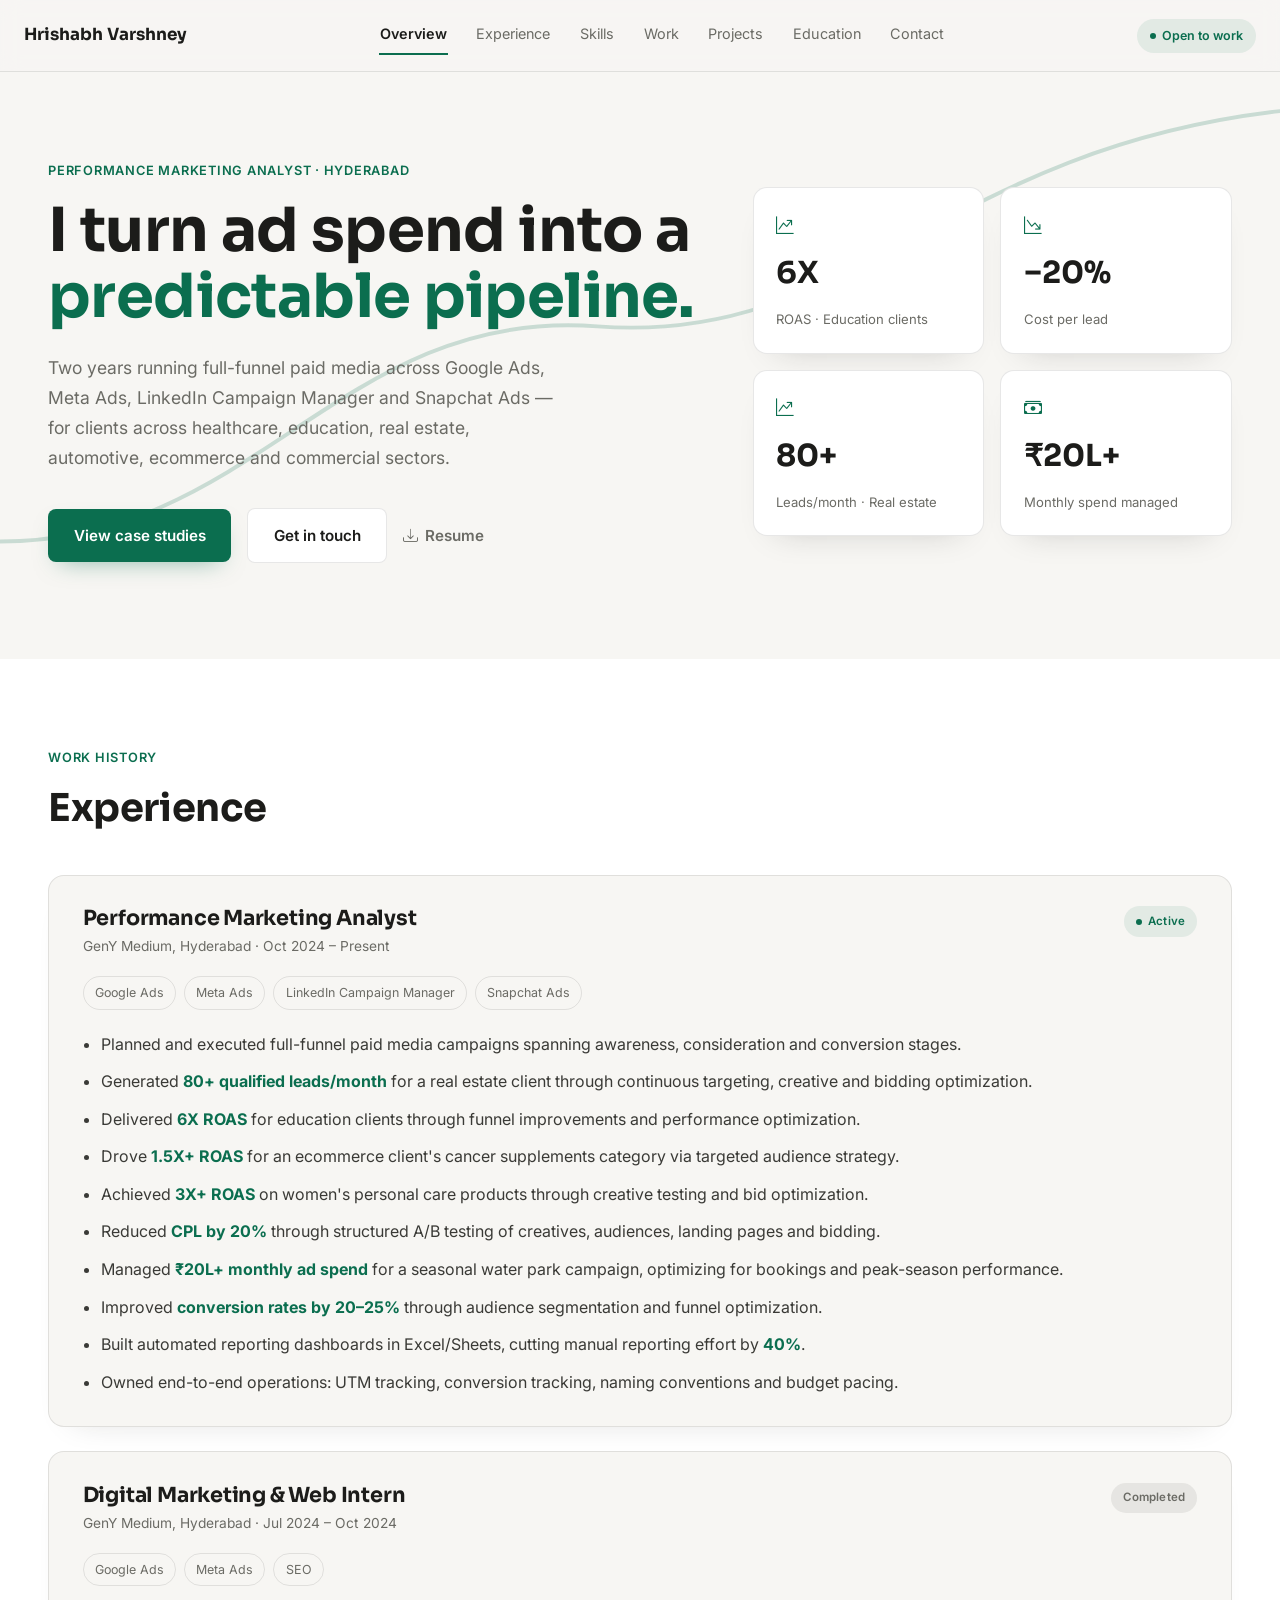
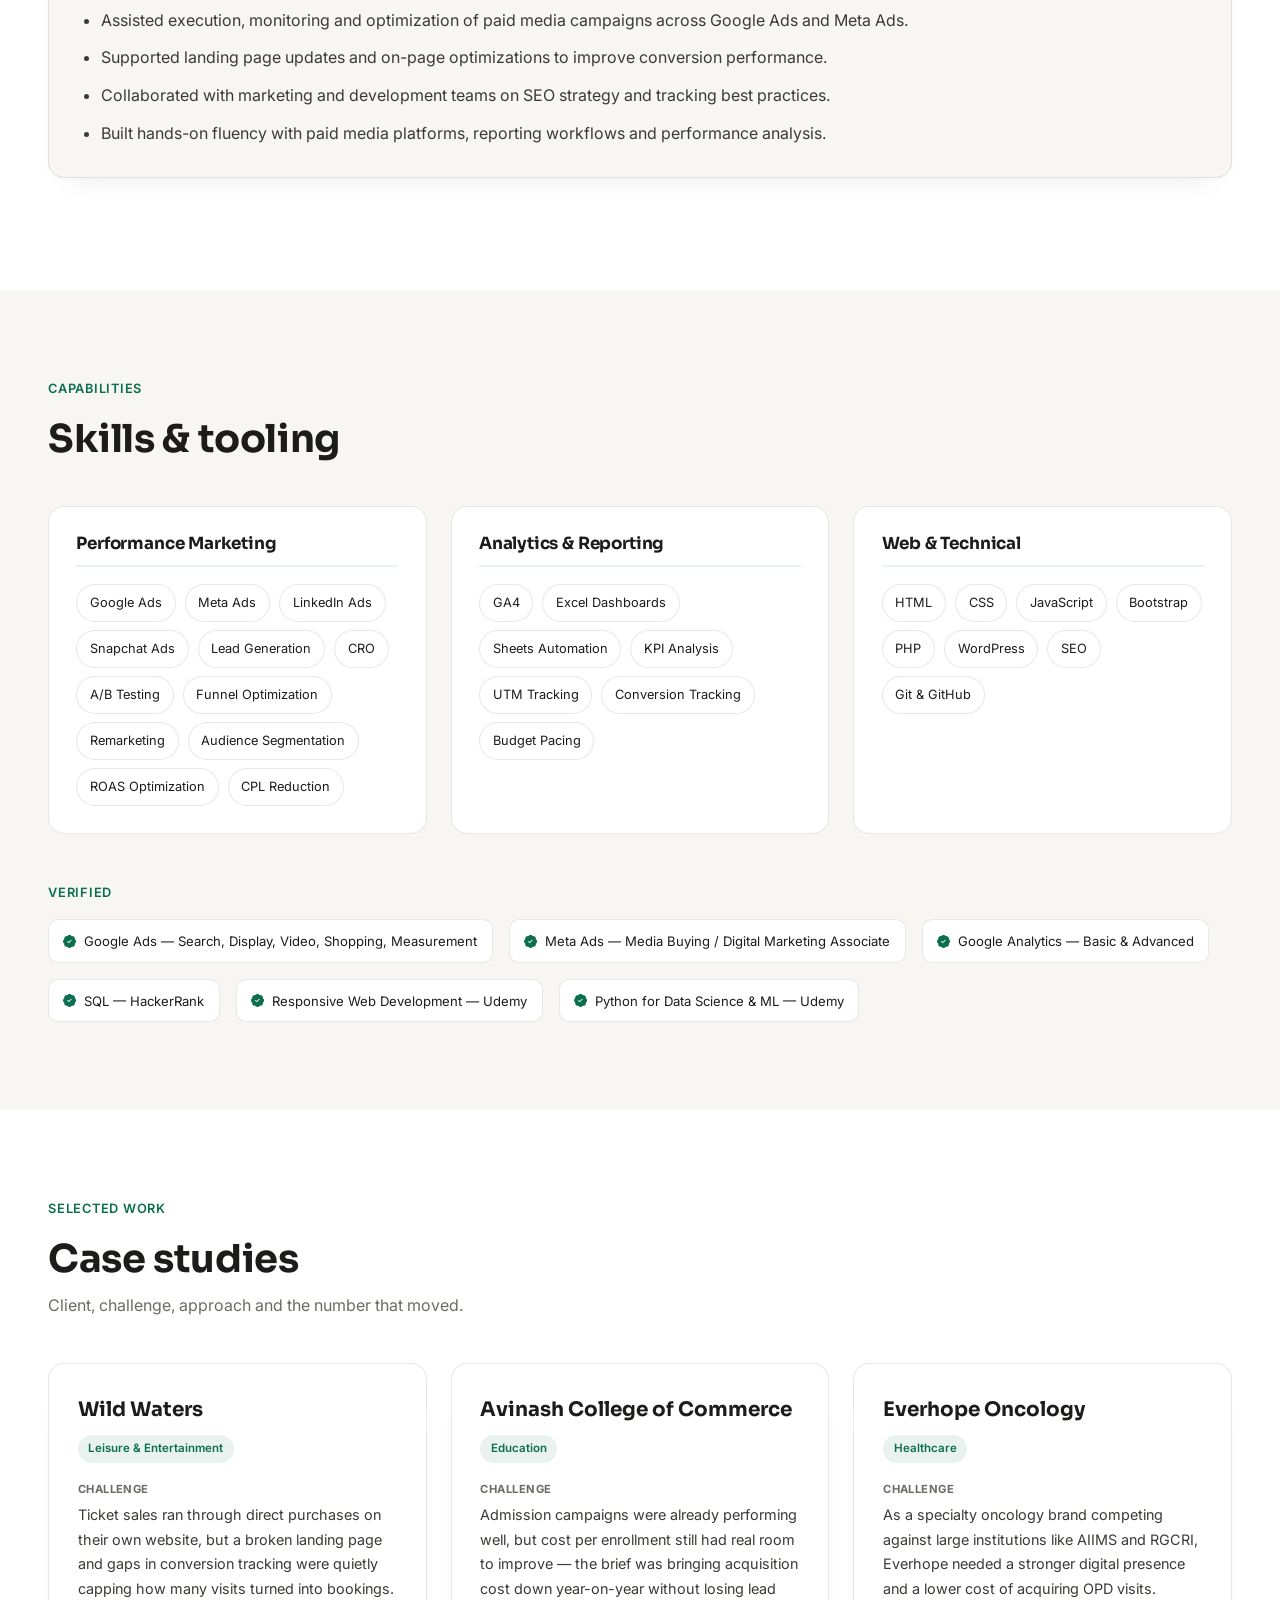
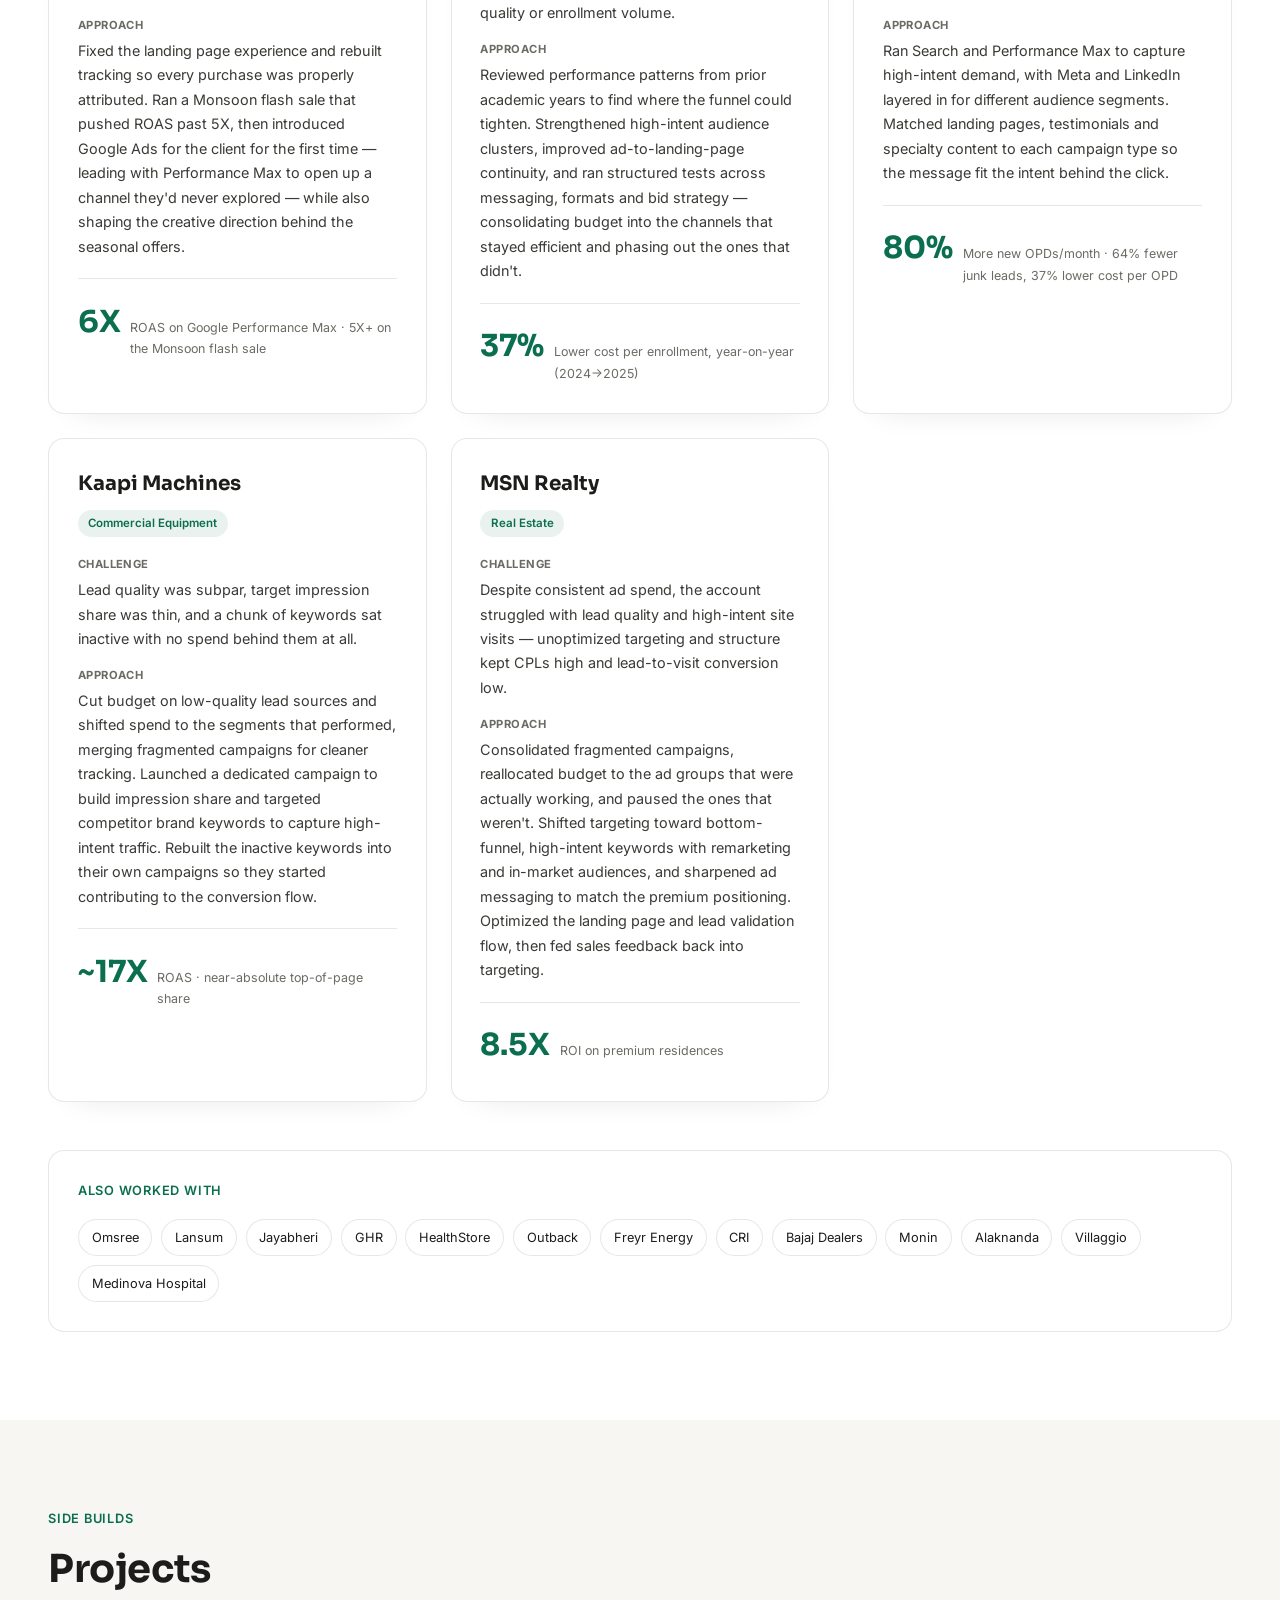
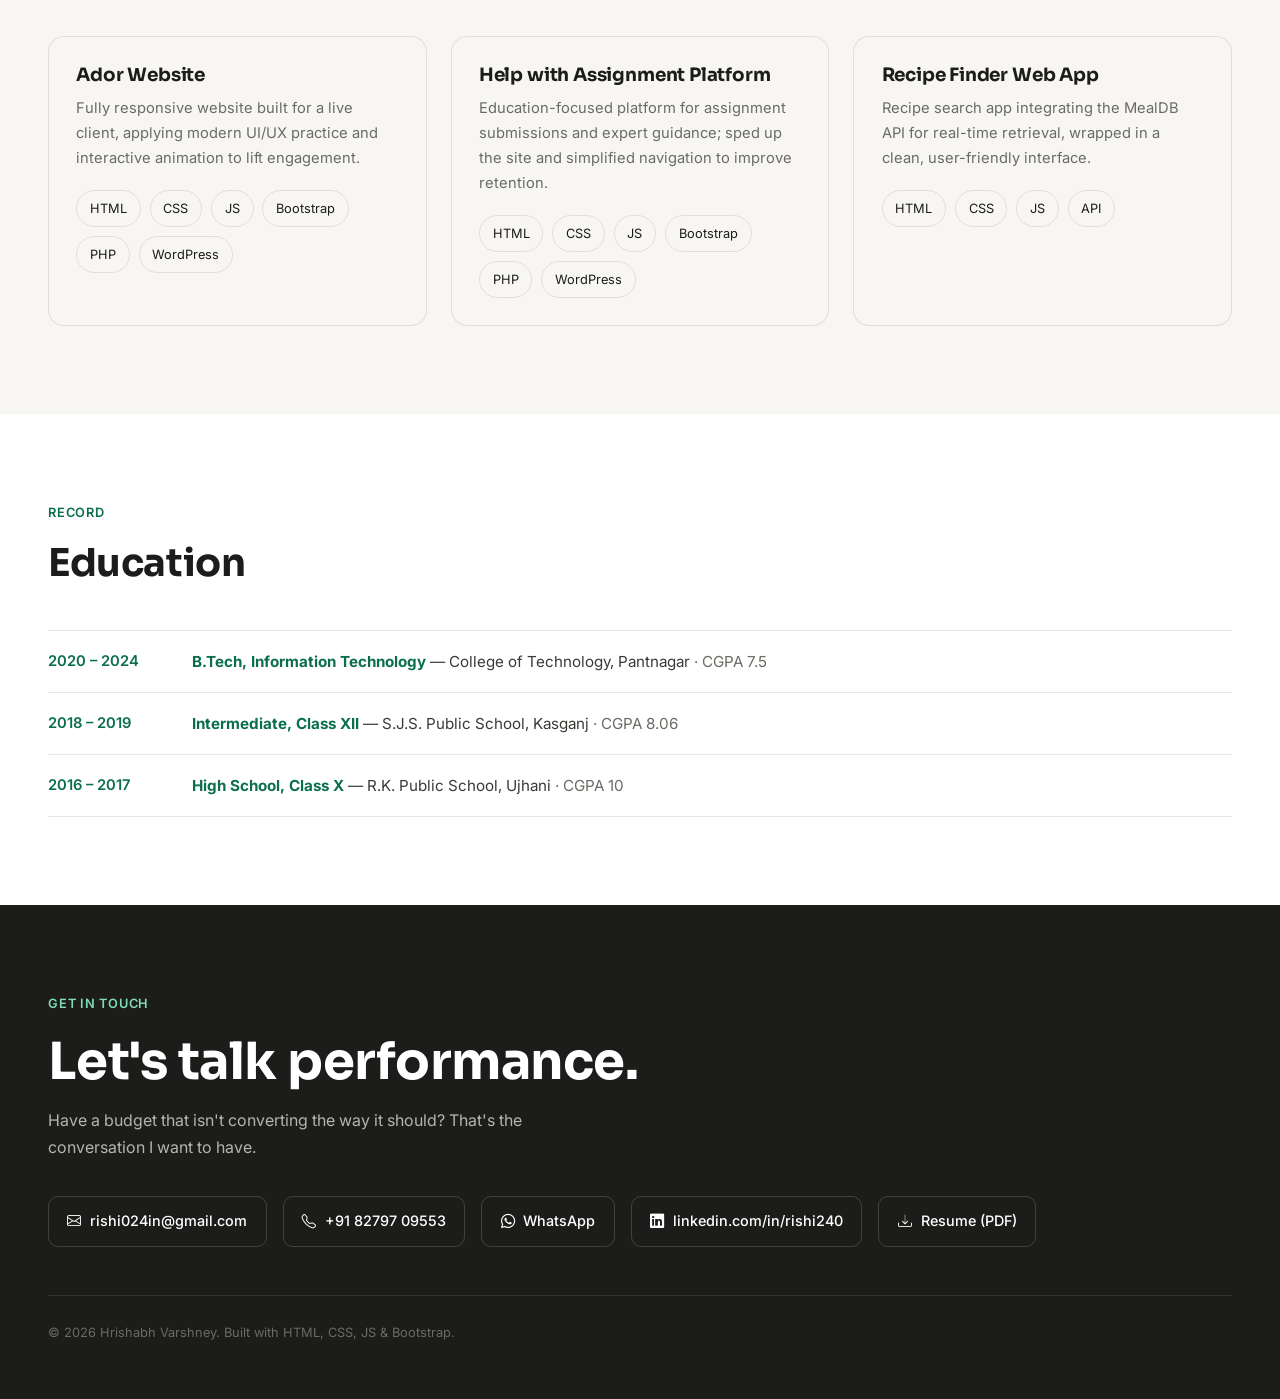
<file: index.html>
<!DOCTYPE html>
<html lang="en">
<head>
<meta charset="UTF-8">
<meta name="viewport" content="width=device-width, initial-scale=1.0">
<title>Hrishabh Varshney — Performance Marketing Analyst</title>
<meta name="description" content="Performance Marketing Analyst with 2+ years running full-funnel paid media across Google Ads, Meta Ads, LinkedIn and Snapchat — ROAS optimization, CPL reduction and lead generation for real estate, education, healthcare, ecommerce and D2C clients.">
<meta name="keywords" content="performance marketing analyst, Google Ads, Meta Ads, ROAS optimization, CPL reduction, paid media, lead generation, Hrishabh Varshney, Hyderabad">
<meta name="author" content="Hrishabh Varshney">
<meta name="robots" content="index, follow">
<meta name="theme-color" content="#0B6E4F">
<link rel="canonical" href="https://hrishabhvarshney.com/">

<!-- Open Graph / social preview -->
<meta property="og:type" content="website">
<meta property="og:title" content="Hrishabh Varshney — Performance Marketing Analyst">
<meta property="og:description" content="Full-funnel paid media across Google Ads, Meta Ads, LinkedIn and Snapchat — ROAS optimization, CPL reduction and lead generation across real estate, education, healthcare and ecommerce.">
<meta property="og:url" content="https://hrishabhvarshney.com/">
<meta property="og:locale" content="en_IN">
<meta name="twitter:card" content="summary">
<meta name="twitter:title" content="Hrishabh Varshney — Performance Marketing Analyst">
<meta name="twitter:description" content="Full-funnel paid media across Google Ads, Meta Ads, LinkedIn and Snapchat — ROAS optimization and CPL reduction for real estate, education, healthcare and ecommerce clients.">

<!-- Favicon (HV monogram) -->
<link rel="icon" href="data:image/svg+xml,%3Csvg xmlns='http://www.w3.org/2000/svg' viewBox='0 0 64 64'%3E%3Crect width='64' height='64' rx='14' fill='%230B6E4F'/%3E%3Ctext x='32' y='42' font-family='sans-serif' font-size='24' font-weight='700' fill='%23FFFFFF' text-anchor='middle'%3EHV%3C/text%3E%3C/svg%3E">

<!-- Bootstrap 5 (grid + utilities only — visual system is custom) -->
<link href="https://cdn.jsdelivr.net/npm/bootstrap@5.3.3/dist/css/bootstrap.min.css" rel="stylesheet">
<link rel="stylesheet" href="https://cdn.jsdelivr.net/npm/bootstrap-icons@1.11.3/font/bootstrap-icons.min.css">

<!-- Type system -->
<link rel="preconnect" href="https://fonts.googleapis.com">
<link rel="preconnect" href="https://fonts.gstatic.com" crossorigin>
<link rel="preconnect" href="https://cdn.jsdelivr.net">
<link href="https://fonts.googleapis.com/css2?family=Sora:wght@500;600;700;800&family=Inter:wght@400;500;600&display=swap" rel="stylesheet">

<link rel="stylesheet" href="style.css">

<!-- Structured data for search engines -->
<script type="application/ld+json">
{
  "@context": "https://schema.org",
  "@type": "Person",
  "name": "Hrishabh Varshney",
  "jobTitle": "Performance Marketing Analyst",
  "email": "mailto:rishi024in@gmail.com",
  "telephone": "+91-82797-09553",
  "url": "https://hrishabhvarshney.com/",
  "sameAs": ["https://linkedin.com/in/rishi240"],
  "worksFor": { "@type": "Organization", "name": "GenY Medium" },
  "address": { "@type": "PostalAddress", "addressLocality": "Hyderabad", "addressCountry": "IN" }
}
</script>
</head>
<body>

<!-- ============ NAV ============ -->
<header class="site-header" id="top">
  <div class="nav-row">
    <a href="#top" class="brand">Hrishabh Varshney</a>
    <nav class="nav-links" id="tabs" aria-label="Primary">
      <a href="#overview" class="tab active" data-tab>Overview</a>
      <a href="#experience" class="tab" data-tab>Experience</a>
      <a href="#skills" class="tab" data-tab>Skills</a>
      <a href="#case-studies" class="tab" data-tab>Work</a>
      <a href="#projects" class="tab" data-tab>Projects</a>
      <a href="#education" class="tab" data-tab>Education</a>
      <a href="#contact" class="tab" data-tab>Contact</a>
    </nav>
    <span class="badge-open"><span class="dot-live"></span> Open to work</span>
  </div>
</header>

<main>

<!-- ============ OVERVIEW ============ -->
<section id="overview" class="hero">
  <div class="hero-arc" aria-hidden="true">
    <svg viewBox="0 0 600 300" preserveAspectRatio="none">
      <path id="arc-path" d="M 0 240 C 120 240, 160 120, 280 130 S 440 40, 600 20" />
    </svg>
  </div>
  <div class="container-fluid px-4 px-lg-5">
    <div class="row align-items-center gy-5 pt-4">
      <div class="col-lg-7">
        <p class="kicker" data-reveal>PERFORMANCE MARKETING ANALYST · HYDERABAD</p>
        <h1 class="hero-title" data-reveal>
          I turn ad spend into a<br><span class="hl">predictable pipeline.</span>
        </h1>
        <p class="hero-sub" data-reveal>
          Two years running full-funnel paid media across Google Ads, Meta Ads, LinkedIn
          Campaign Manager and Snapchat Ads — for clients across healthcare, education,
          real estate, automotive, ecommerce and commercial sectors.
        </p>
        <div class="hero-cta" data-reveal>
          <a href="#case-studies" class="btn-primary">View case studies</a>
          <a href="#contact" class="btn-secondary">Get in touch</a>
          <a href="assets/Hrishabh_Varshney_Resume.pdf" class="btn-text" target="_blank" rel="noopener"><i class="bi bi-download"></i> Resume</a>
        </div>
      </div>

      <div class="col-lg-5">
        <div class="stat-grid" data-reveal>
          <div class="stat-card">
            <i class="bi bi-graph-up-arrow"></i>
            <span class="stat-num"><span class="count" data-target="6" data-suffix="X">0X</span></span>
            <span class="stat-label">ROAS · Education clients</span>
          </div>
          <div class="stat-card">
            <i class="bi bi-graph-down-arrow"></i>
            <span class="stat-num">−<span class="count" data-target="20" data-suffix="%">0%</span></span>
            <span class="stat-label">Cost per lead</span>
          </div>
          <div class="stat-card">
            <i class="bi bi-graph-up-arrow"></i>
            <span class="stat-num"><span class="count" data-target="80" data-suffix="+">0+</span></span>
            <span class="stat-label">Leads/month · Real estate</span>
          </div>
          <div class="stat-card">
            <i class="bi bi-cash-stack"></i>
            <span class="stat-num">₹<span class="count" data-target="20" data-suffix="L+">0L+</span></span>
            <span class="stat-label">Monthly spend managed</span>
          </div>
        </div>
      </div>
    </div>
  </div>
</section>

<!-- ============ EXPERIENCE ============ -->
<section id="experience" class="section section-alt">
  <div class="container-fluid px-4 px-lg-5">
    <div class="section-head" data-reveal>
      <p class="kicker">WORK HISTORY</p>
      <h2 class="section-title">Experience</h2>
    </div>

    <article class="exp-card" data-reveal>
      <div class="exp-top">
        <div>
          <h3>Performance Marketing Analyst</h3>
          <p class="exp-meta">GenY Medium, Hyderabad · Oct 2024 – Present</p>
        </div>
        <span class="pill pill-active"><span class="dot-live"></span> Active</span>
      </div>
      <div class="platform-row">
        <span class="platform-pill">Google Ads</span>
        <span class="platform-pill">Meta Ads</span>
        <span class="platform-pill">LinkedIn Campaign Manager</span>
        <span class="platform-pill">Snapchat Ads</span>
      </div>
      <ul class="bullet-list">
        <li>Planned and executed full-funnel paid media campaigns spanning awareness, consideration and conversion stages.</li>
        <li>Generated <strong>80+ qualified leads/month</strong> for a real estate client through continuous targeting, creative and bidding optimization.</li>
        <li>Delivered <strong>6X ROAS</strong> for education clients through funnel improvements and performance optimization.</li>
        <li>Drove <strong>1.5X+ ROAS</strong> for an ecommerce client's cancer supplements category via targeted audience strategy.</li>
        <li>Achieved <strong>3X+ ROAS</strong> on women's personal care products through creative testing and bid optimization.</li>
        <li>Reduced <strong>CPL by 20%</strong> through structured A/B testing of creatives, audiences, landing pages and bidding.</li>
        <li>Managed <strong>₹20L+ monthly ad spend</strong> for a seasonal water park campaign, optimizing for bookings and peak-season performance.</li>
        <li>Improved <strong>conversion rates by 20–25%</strong> through audience segmentation and funnel optimization.</li>
        <li>Built automated reporting dashboards in Excel/Sheets, cutting manual reporting effort by <strong>40%</strong>.</li>
        <li>Owned end-to-end operations: UTM tracking, conversion tracking, naming conventions and budget pacing.</li>
      </ul>
    </article>

    <article class="exp-card" data-reveal>
      <div class="exp-top">
        <div>
          <h3>Digital Marketing &amp; Web Intern</h3>
          <p class="exp-meta">GenY Medium, Hyderabad · Jul 2024 – Oct 2024</p>
        </div>
        <span class="pill pill-done">Completed</span>
      </div>
      <div class="platform-row">
        <span class="platform-pill">Google Ads</span>
        <span class="platform-pill">Meta Ads</span>
        <span class="platform-pill">SEO</span>
      </div>
      <ul class="bullet-list">
        <li>Assisted execution, monitoring and optimization of paid media campaigns across Google Ads and Meta Ads.</li>
        <li>Supported landing page updates and on-page optimizations to improve conversion performance.</li>
        <li>Collaborated with marketing and development teams on SEO strategy and tracking best practices.</li>
        <li>Built hands-on fluency with paid media platforms, reporting workflows and performance analysis.</li>
      </ul>
    </article>
  </div>
</section>

<!-- ============ SKILLS ============ -->
<section id="skills" class="section">
  <div class="container-fluid px-4 px-lg-5">
    <div class="section-head" data-reveal>
      <p class="kicker">CAPABILITIES</p>
      <h2 class="section-title">Skills &amp; tooling</h2>
    </div>

    <div class="row g-4">
      <div class="col-md-4" data-reveal>
        <div class="skill-card">
          <h3>Performance Marketing</h3>
          <div class="chip-wrap">
            <span class="chip">Google Ads</span><span class="chip">Meta Ads</span><span class="chip">LinkedIn Ads</span>
            <span class="chip">Snapchat Ads</span><span class="chip">Lead Generation</span><span class="chip">CRO</span>
            <span class="chip">A/B Testing</span><span class="chip">Funnel Optimization</span><span class="chip">Remarketing</span>
            <span class="chip">Audience Segmentation</span><span class="chip">ROAS Optimization</span><span class="chip">CPL Reduction</span>
          </div>
        </div>
      </div>
      <div class="col-md-4" data-reveal>
        <div class="skill-card">
          <h3>Analytics &amp; Reporting</h3>
          <div class="chip-wrap">
            <span class="chip">GA4</span><span class="chip">Excel Dashboards</span><span class="chip">Sheets Automation</span>
            <span class="chip">KPI Analysis</span><span class="chip">UTM Tracking</span><span class="chip">Conversion Tracking</span>
            <span class="chip">Budget Pacing</span>
          </div>
        </div>
      </div>
      <div class="col-md-4" data-reveal>
        <div class="skill-card">
          <h3>Web &amp; Technical</h3>
          <div class="chip-wrap">
            <span class="chip">HTML</span><span class="chip">CSS</span><span class="chip">JavaScript</span>
            <span class="chip">Bootstrap</span><span class="chip">PHP</span><span class="chip">WordPress</span>
            <span class="chip">SEO</span><span class="chip">Git &amp; GitHub</span>
          </div>
        </div>
      </div>
    </div>

    <div class="cert-block" data-reveal>
      <p class="kicker" style="margin-top:3rem;">VERIFIED</p>
      <div class="d-flex flex-wrap gap-3 mt-3">
        <span class="cert-badge"><i class="bi bi-patch-check-fill"></i> Google Ads — Search, Display, Video, Shopping, Measurement</span>
        <span class="cert-badge"><i class="bi bi-patch-check-fill"></i> Meta Ads — Media Buying / Digital Marketing Associate</span>
        <span class="cert-badge"><i class="bi bi-patch-check-fill"></i> Google Analytics — Basic &amp; Advanced</span>
        <span class="cert-badge"><i class="bi bi-patch-check-fill"></i> SQL — HackerRank</span>
        <span class="cert-badge"><i class="bi bi-patch-check-fill"></i> Responsive Web Development — Udemy</span>
        <span class="cert-badge"><i class="bi bi-patch-check-fill"></i> Python for Data Science &amp; ML — Udemy</span>
      </div>
    </div>
  </div>
</section>

<!-- ============ CASE STUDIES ============ -->
<section id="case-studies" class="section section-alt">
  <div class="container-fluid px-4 px-lg-5">
    <div class="section-head" data-reveal>
      <p class="kicker">SELECTED WORK</p>
      <h2 class="section-title">Case studies</h2>
      <p class="section-sub">Client, challenge, approach and the number that moved.</p>
    </div>

    <!--
      ============================================================
      CASE STUDY GRID
      To add another one later: duplicate a <div class="col-md-6 col-lg-4"> ...
      </div> block below and fill in CLIENT / INDUSTRY / CHALLENGE / APPROACH.
      Add class "cs-draft" if it isn't ready to publish yet.
      ============================================================
    -->
    <div class="row g-4" id="case-study-grid">

      <div class="col-md-6 col-lg-4" data-reveal>
        <div class="cs-card">
          <p class="cs-client">Wild Waters</p>
          <span class="cs-industry">Leisure &amp; Entertainment</span>
          <p class="cs-field"><span>Challenge</span>Ticket sales ran through direct purchases on their own website, but a broken landing page and gaps in conversion tracking were quietly capping how many visits turned into bookings.</p>
          <p class="cs-field"><span>Approach</span>Fixed the landing page experience and rebuilt tracking so every purchase was properly attributed. Ran a Monsoon flash sale that pushed ROAS past 5X, then introduced Google Ads for the client for the first time — leading with Performance Max to open up a channel they'd never explored — while also shaping the creative direction behind the seasonal offers.</p>
          <div class="cs-result">
            <span class="cs-result-num">6X</span>
            <span class="cs-result-label">ROAS on Google Performance Max · 5X+ on the Monsoon flash sale</span>
          </div>
        </div>
      </div>

      <div class="col-md-6 col-lg-4" data-reveal>
        <div class="cs-card">
          <p class="cs-client">Avinash College of Commerce</p>
          <span class="cs-industry">Education</span>
          <p class="cs-field"><span>Challenge</span>Admission campaigns were already performing well, but cost per enrollment still had real room to improve — the brief was bringing acquisition cost down year-on-year without losing lead quality or enrollment volume.</p>
          <p class="cs-field"><span>Approach</span>Reviewed performance patterns from prior academic years to find where the funnel could tighten. Strengthened high-intent audience clusters, improved ad-to-landing-page continuity, and ran structured tests across messaging, formats and bid strategy — consolidating budget into the channels that stayed efficient and phasing out the ones that didn't.</p>
          <div class="cs-result">
            <span class="cs-result-num">37%</span>
            <span class="cs-result-label">Lower cost per enrollment, year-on-year (2024→2025)</span>
          </div>
        </div>
      </div>

      <div class="col-md-6 col-lg-4" data-reveal>
        <div class="cs-card">
          <p class="cs-client">Everhope Oncology</p>
          <span class="cs-industry">Healthcare</span>
          <p class="cs-field"><span>Challenge</span>As a specialty oncology brand competing against large institutions like AIIMS and RGCRI, Everhope needed a stronger digital presence and a lower cost of acquiring OPD visits.</p>
          <p class="cs-field"><span>Approach</span>Ran Search and Performance Max to capture high-intent demand, with Meta and LinkedIn layered in for different audience segments. Matched landing pages, testimonials and specialty content to each campaign type so the message fit the intent behind the click.</p>
          <div class="cs-result">
            <span class="cs-result-num">80%</span>
            <span class="cs-result-label">More new OPDs/month · 64% fewer junk leads, 37% lower cost per OPD</span>
          </div>
        </div>
      </div>

      <div class="col-md-6 col-lg-4" data-reveal>
        <div class="cs-card">
          <p class="cs-client">Kaapi Machines</p>
          <span class="cs-industry">Commercial Equipment</span>
          <p class="cs-field"><span>Challenge</span>Lead quality was subpar, target impression share was thin, and a chunk of keywords sat inactive with no spend behind them at all.</p>
          <p class="cs-field"><span>Approach</span>Cut budget on low-quality lead sources and shifted spend to the segments that performed, merging fragmented campaigns for cleaner tracking. Launched a dedicated campaign to build impression share and targeted competitor brand keywords to capture high-intent traffic. Rebuilt the inactive keywords into their own campaigns so they started contributing to the conversion flow.</p>
          <div class="cs-result">
            <span class="cs-result-num">~17X</span>
            <span class="cs-result-label">ROAS · near-absolute top-of-page share</span>
          </div>
        </div>
      </div>

      <div class="col-md-6 col-lg-4" data-reveal>
        <div class="cs-card">
          <p class="cs-client">MSN Realty</p>
          <span class="cs-industry">Real Estate</span>
          <p class="cs-field"><span>Challenge</span>Despite consistent ad spend, the account struggled with lead quality and high-intent site visits — unoptimized targeting and structure kept CPLs high and lead-to-visit conversion low.</p>
          <p class="cs-field"><span>Approach</span>Consolidated fragmented campaigns, reallocated budget to the ad groups that were actually working, and paused the ones that weren't. Shifted targeting toward bottom-funnel, high-intent keywords with remarketing and in-market audiences, and sharpened ad messaging to match the premium positioning. Optimized the landing page and lead validation flow, then fed sales feedback back into targeting.</p>
          <div class="cs-result">
            <span class="cs-result-num">8.5X</span>
            <span class="cs-result-label">ROI on premium residences</span>
          </div>
        </div>
      </div>

    </div>

    <!-- ALSO WORKED WITH -->
    <div class="also-worked" data-reveal>
      <p class="kicker">ALSO WORKED WITH</p>
      <div class="chip-wrap">
        <span class="chip">Omsree</span>
        <span class="chip">Lansum</span>
        <span class="chip">Jayabheri</span>
        <span class="chip">GHR</span>
        <span class="chip">HealthStore</span>
        <span class="chip">Outback</span>
        <span class="chip">Freyr Energy</span>
        <span class="chip">CRI</span>
        <span class="chip">Bajaj Dealers</span>
        <span class="chip">Monin</span>
        <span class="chip">Alaknanda</span>
        <span class="chip">Villaggio</span>
        <span class="chip">Medinova Hospital</span>
      </div>
    </div>
  </div>
</section>

<!-- ============ PROJECTS ============ -->
<section id="projects" class="section">
  <div class="container-fluid px-4 px-lg-5">
    <div class="section-head" data-reveal>
      <p class="kicker">SIDE BUILDS</p>
      <h2 class="section-title">Projects</h2>
    </div>

    <div class="row g-4">
      <div class="col-md-4" data-reveal>
        <div class="project-card">
          <h3>Ador Website</h3>
          <p>Fully responsive website built for a live client, applying modern UI/UX practice and interactive animation to lift engagement.</p>
          <div class="chip-wrap">
            <span class="chip chip-outline">HTML</span><span class="chip chip-outline">CSS</span><span class="chip chip-outline">JS</span>
            <span class="chip chip-outline">Bootstrap</span><span class="chip chip-outline">PHP</span><span class="chip chip-outline">WordPress</span>
          </div>
        </div>
      </div>
      <div class="col-md-4" data-reveal>
        <div class="project-card">
          <h3>Help with Assignment Platform</h3>
          <p>Education-focused platform for assignment submissions and expert guidance; sped up the site and simplified navigation to improve retention.</p>
          <div class="chip-wrap">
            <span class="chip chip-outline">HTML</span><span class="chip chip-outline">CSS</span><span class="chip chip-outline">JS</span>
            <span class="chip chip-outline">Bootstrap</span><span class="chip chip-outline">PHP</span><span class="chip chip-outline">WordPress</span>
          </div>
        </div>
      </div>
      <div class="col-md-4" data-reveal>
        <div class="project-card">
          <h3>Recipe Finder Web App</h3>
          <p>Recipe search app integrating the MealDB API for real-time retrieval, wrapped in a clean, user-friendly interface.</p>
          <div class="chip-wrap">
            <span class="chip chip-outline">HTML</span><span class="chip chip-outline">CSS</span><span class="chip chip-outline">JS</span><span class="chip chip-outline">API</span>
          </div>
        </div>
      </div>
    </div>
  </div>
</section>

<!-- ============ EDUCATION ============ -->
<section id="education" class="section section-alt">
  <div class="container-fluid px-4 px-lg-5">
    <div class="section-head" data-reveal>
      <p class="kicker">RECORD</p>
      <h2 class="section-title">Education</h2>
    </div>

    <div class="edu-list" data-reveal>
      <div class="edu-item">
        <span class="edu-year">2020 – 2024</span>
        <span class="edu-body"><strong>B.Tech, Information Technology</strong> — College of Technology, Pantnagar <em>· CGPA 7.5</em></span>
      </div>
      <div class="edu-item">
        <span class="edu-year">2018 – 2019</span>
        <span class="edu-body"><strong>Intermediate, Class XII</strong> — S.J.S. Public School, Kasganj <em>· CGPA 8.06</em></span>
      </div>
      <div class="edu-item">
        <span class="edu-year">2016 – 2017</span>
        <span class="edu-body"><strong>High School, Class X</strong> — R.K. Public School, Ujhani <em>· CGPA 10</em></span>
      </div>
    </div>
  </div>
</section>

</main>

<!-- ============ CONTACT / FOOTER ============ -->
<footer id="contact" class="footer">
  <div class="container-fluid px-4 px-lg-5">
    <p class="kicker">GET IN TOUCH</p>
    <h2 class="footer-title">Let's talk performance.</h2>
    <p class="footer-sub">Have a budget that isn't converting the way it should? That's the conversation I want to have.</p>
    <div class="footer-links">
      <a href="mailto:rishi024in@gmail.com"><i class="bi bi-envelope"></i> rishi024in@gmail.com</a>
      <a href="tel:+918279709553"><i class="bi bi-telephone"></i> +91 82797 09553</a>
      <a href="https://wa.me/918279709553" target="_blank" rel="noopener"><i class="bi bi-whatsapp"></i> WhatsApp</a>
      <a href="https://linkedin.com/in/rishi240" target="_blank" rel="noopener"><i class="bi bi-linkedin"></i> linkedin.com/in/rishi240</a>
      <a href="assets/Hrishabh_Varshney_Resume.pdf" target="_blank" rel="noopener"><i class="bi bi-download"></i> Resume (PDF)</a>
    </div>
    <p class="footer-copy">© 2026 Hrishabh Varshney. Built with HTML, CSS, JS &amp; Bootstrap.</p>
  </div>
</footer>

<script src="https://cdn.jsdelivr.net/npm/bootstrap@5.3.3/dist/js/bootstrap.bundle.min.js"></script>
<script src="script.js"></script>
</body>
</html>
</file>
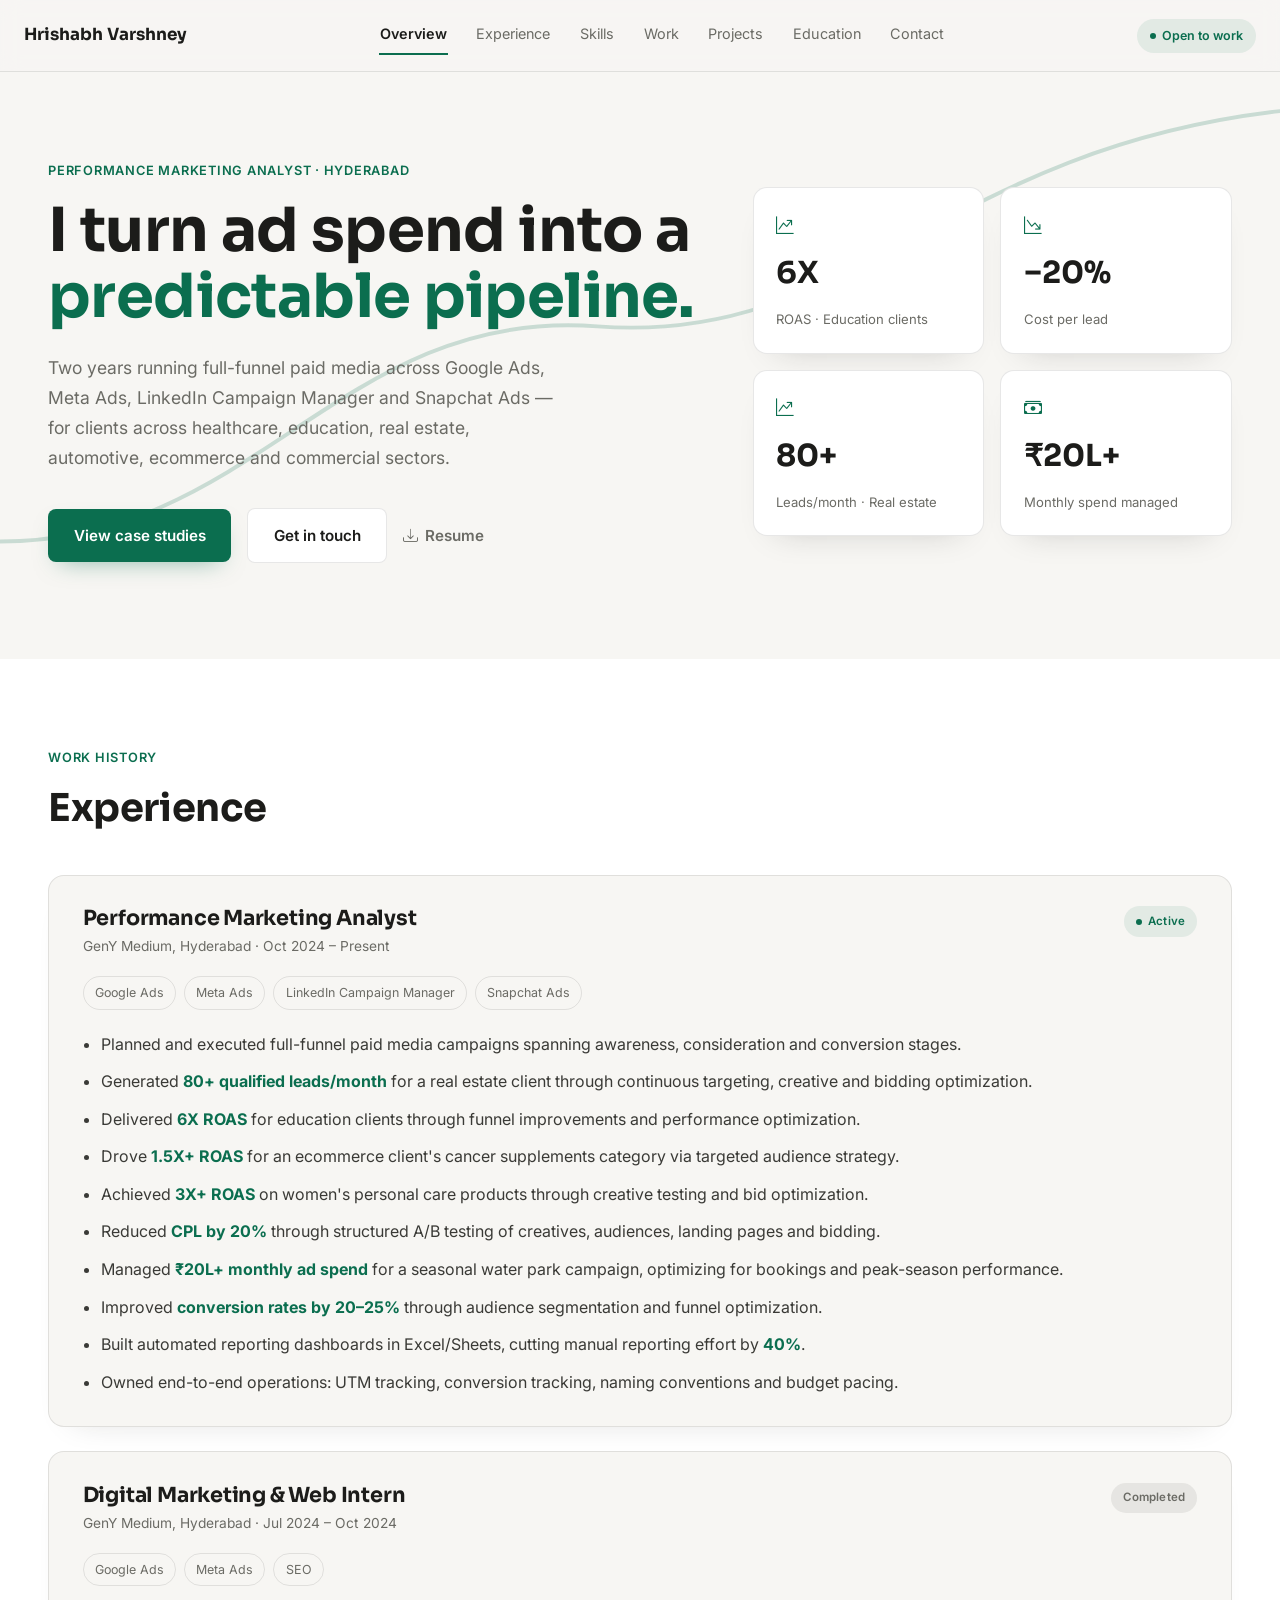
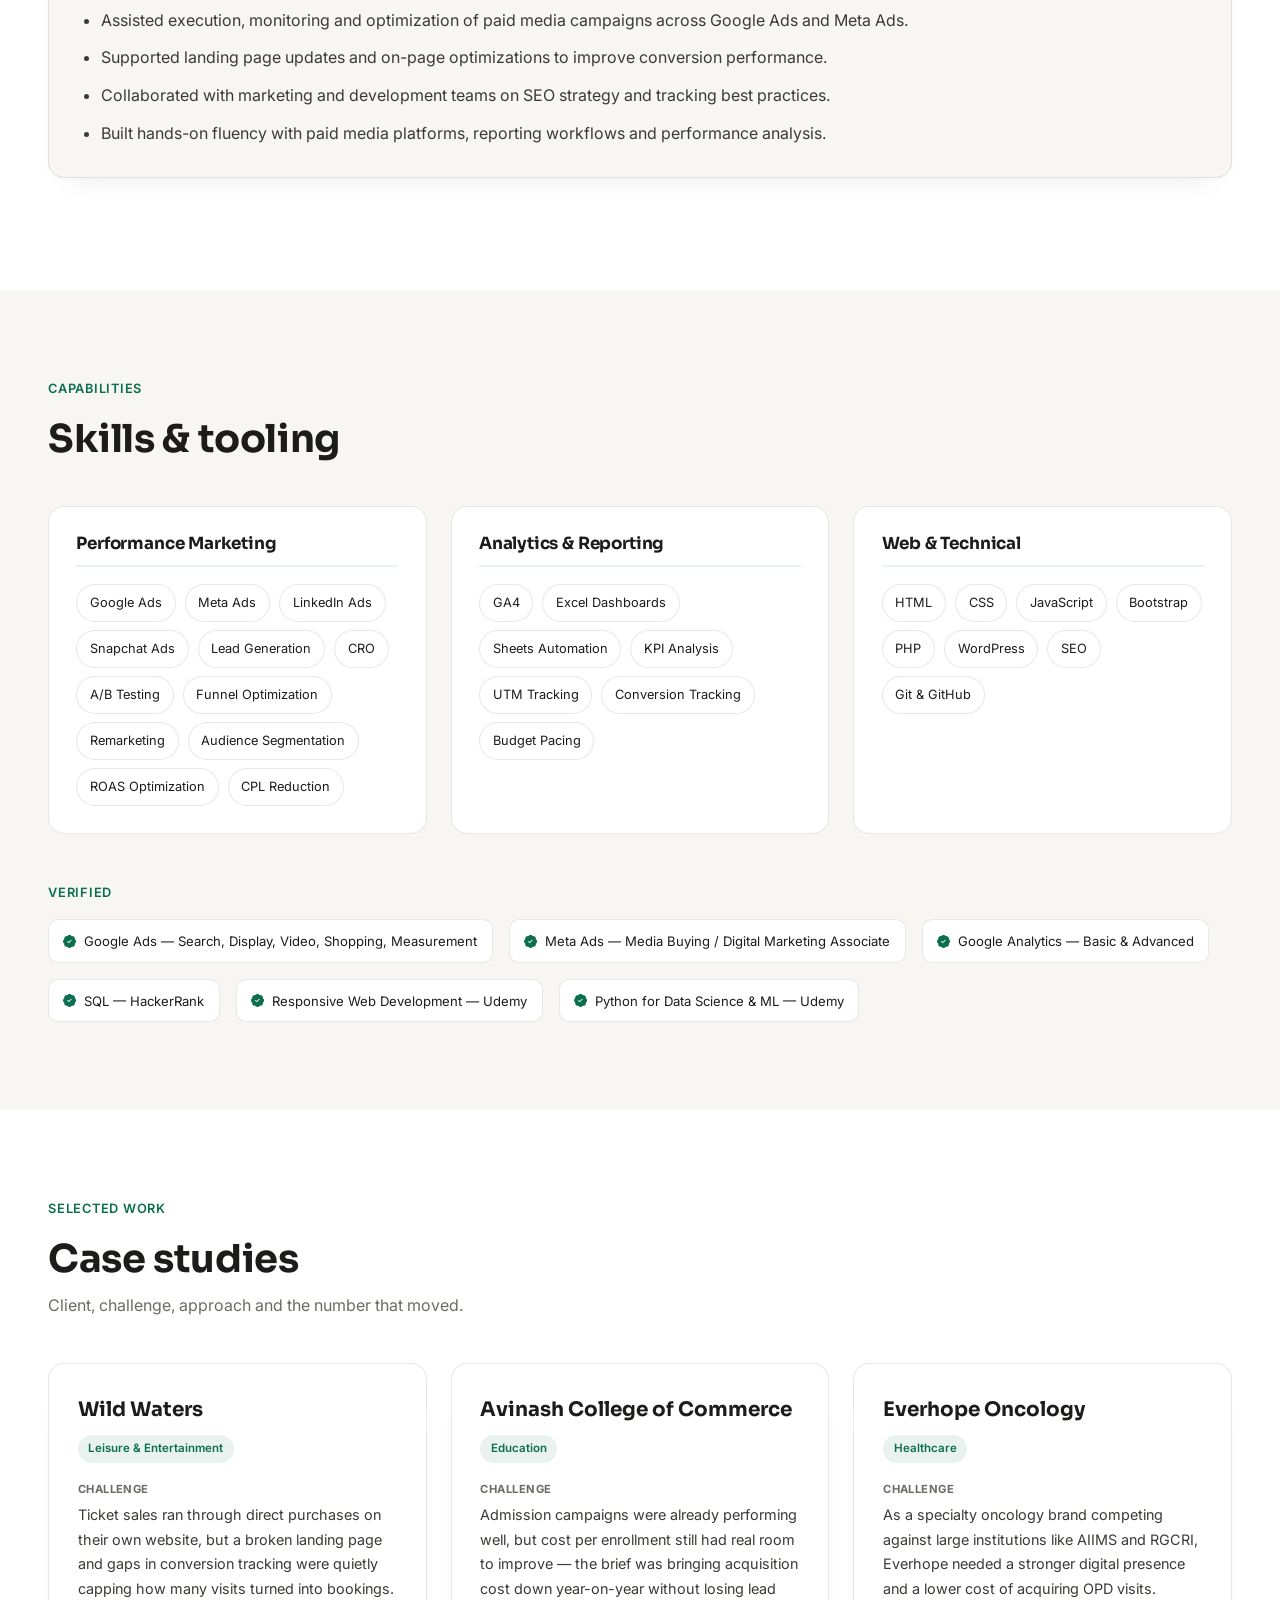
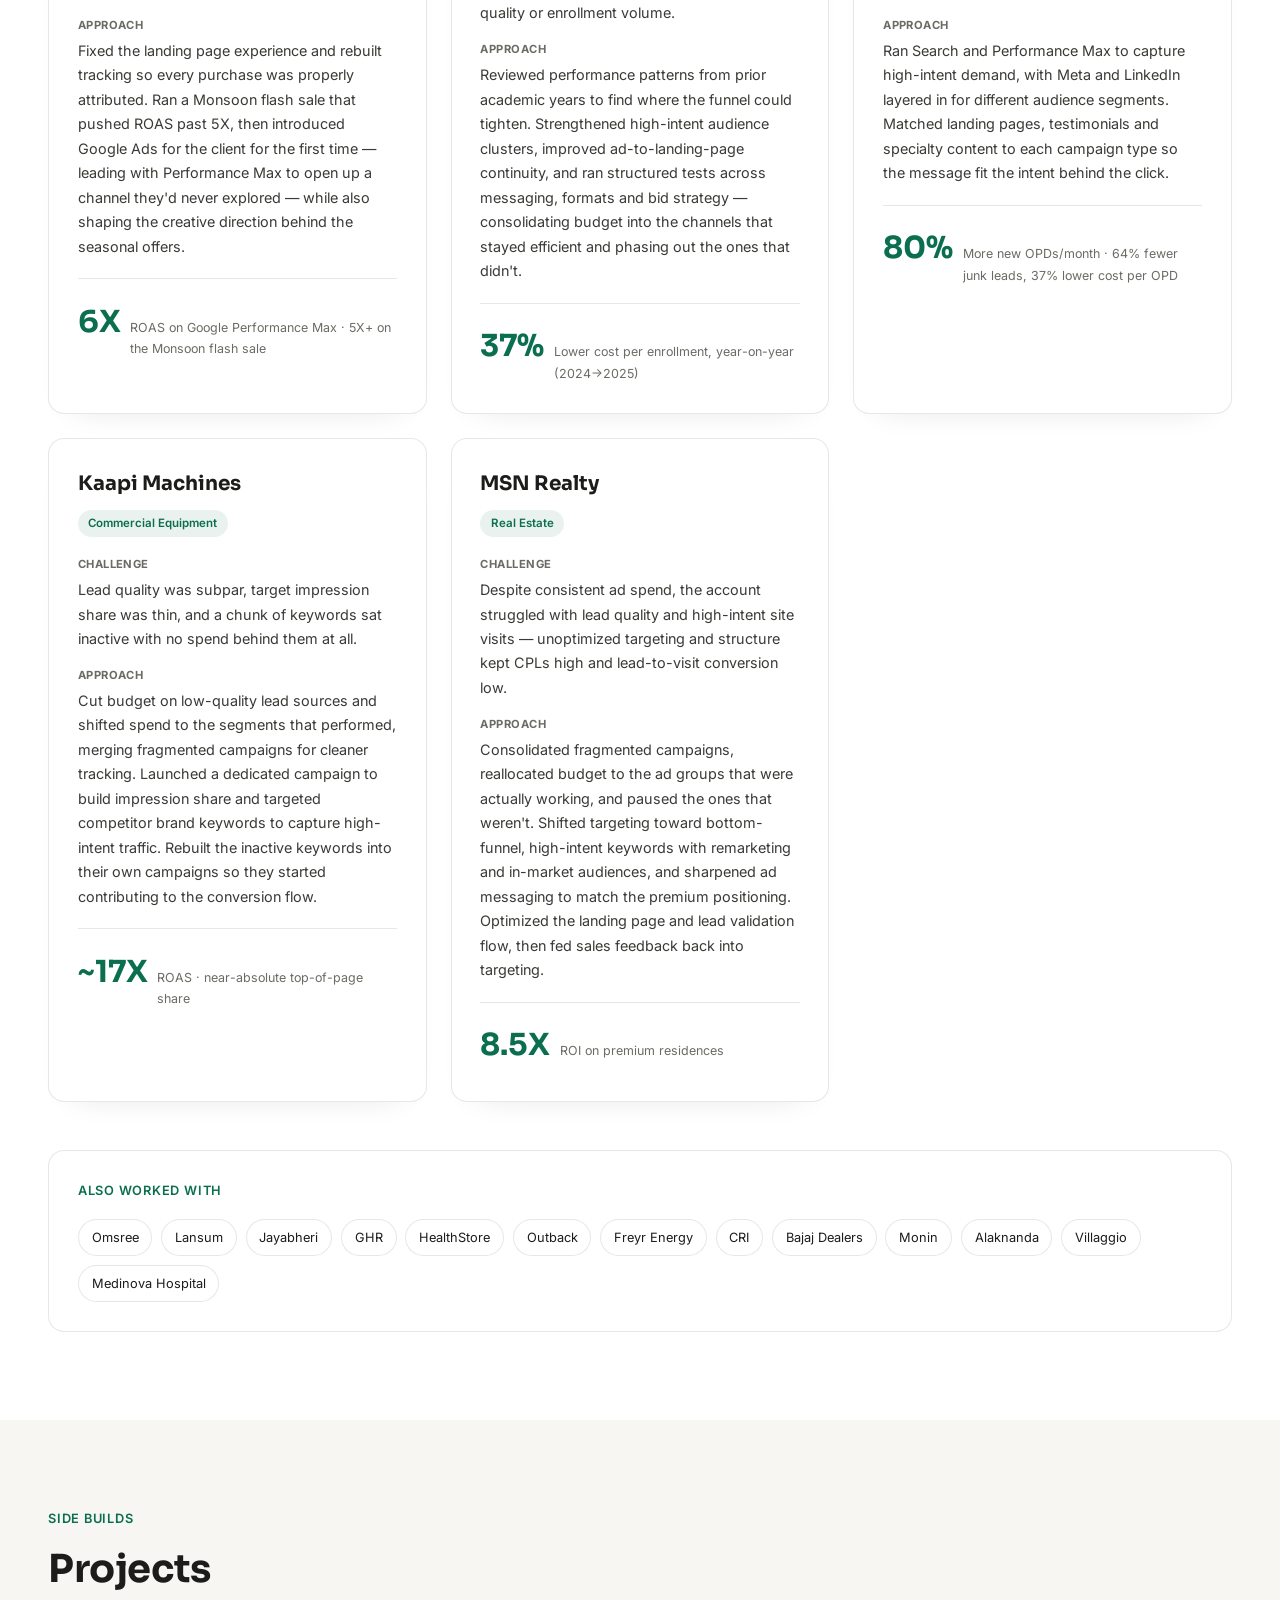
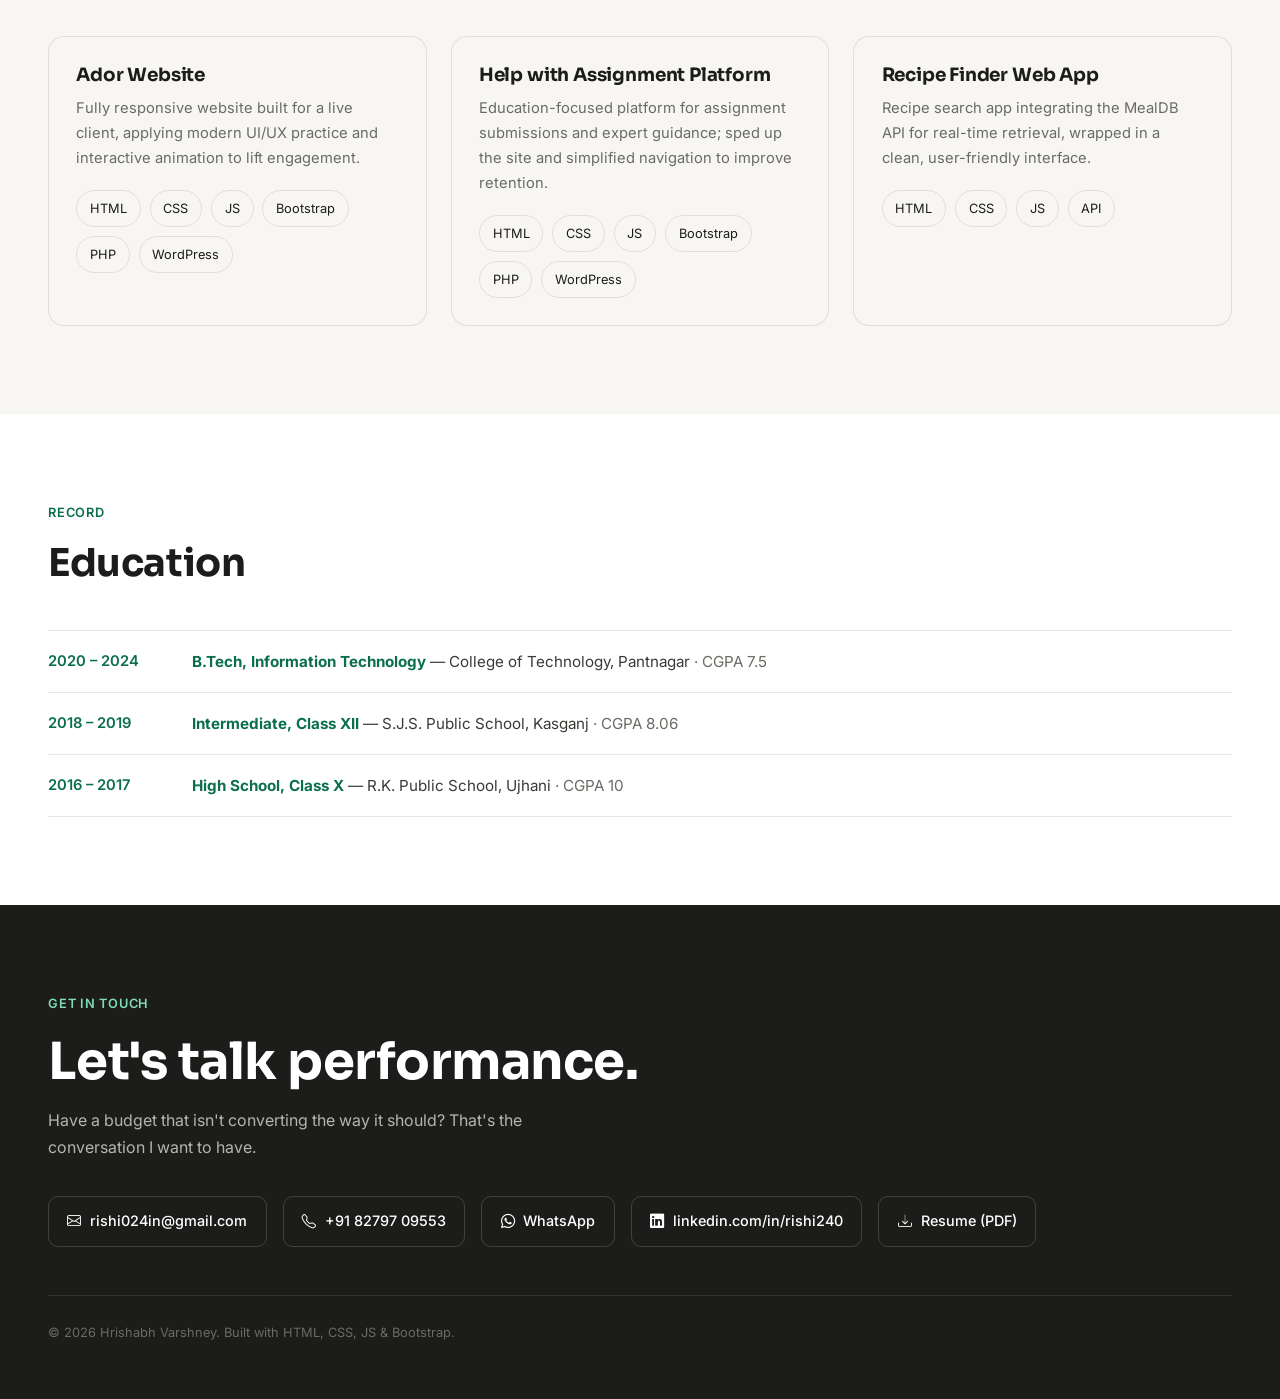
<file: portfolio-preview.html>
<!DOCTYPE html>
<html lang="en">
<head>
<meta charset="UTF-8">
<meta name="viewport" content="width=device-width, initial-scale=1.0">
<title>Hrishabh Varshney — Performance Marketing Analyst</title>
<meta name="description" content="Performance Marketing Analyst with 2+ years running full-funnel paid media across Google Ads, Meta Ads, LinkedIn and Snapchat — ROAS optimization, CPL reduction and lead generation for real estate, education, healthcare, ecommerce and D2C clients.">
<meta name="keywords" content="performance marketing analyst, Google Ads, Meta Ads, ROAS optimization, CPL reduction, paid media, lead generation, Hrishabh Varshney, Hyderabad">
<meta name="author" content="Hrishabh Varshney">
<meta name="robots" content="index, follow">
<meta name="theme-color" content="#0B6E4F">
<link rel="canonical" href="https://hrishabhvarshney.com/">

<!-- Open Graph / social preview -->
<meta property="og:type" content="website">
<meta property="og:title" content="Hrishabh Varshney — Performance Marketing Analyst">
<meta property="og:description" content="Full-funnel paid media across Google Ads, Meta Ads, LinkedIn and Snapchat — ROAS optimization, CPL reduction and lead generation across real estate, education, healthcare and ecommerce.">
<meta property="og:url" content="https://hrishabhvarshney.com/">
<meta property="og:locale" content="en_IN">
<meta name="twitter:card" content="summary">
<meta name="twitter:title" content="Hrishabh Varshney — Performance Marketing Analyst">
<meta name="twitter:description" content="Full-funnel paid media across Google Ads, Meta Ads, LinkedIn and Snapchat — ROAS optimization and CPL reduction for real estate, education, healthcare and ecommerce clients.">

<!-- Favicon (HV monogram) -->
<link rel="icon" href="data:image/svg+xml,%3Csvg xmlns='http://www.w3.org/2000/svg' viewBox='0 0 64 64'%3E%3Crect width='64' height='64' rx='14' fill='%230B6E4F'/%3E%3Ctext x='32' y='42' font-family='sans-serif' font-size='24' font-weight='700' fill='%23FFFFFF' text-anchor='middle'%3EHV%3C/text%3E%3C/svg%3E">

<!-- Bootstrap 5 (grid + utilities only — visual system is custom) -->
<link href="https://cdn.jsdelivr.net/npm/bootstrap@5.3.3/dist/css/bootstrap.min.css" rel="stylesheet">
<link rel="stylesheet" href="https://cdn.jsdelivr.net/npm/bootstrap-icons@1.11.3/font/bootstrap-icons.min.css">

<!-- Type system -->
<link rel="preconnect" href="https://fonts.googleapis.com">
<link rel="preconnect" href="https://fonts.gstatic.com" crossorigin>
<link rel="preconnect" href="https://cdn.jsdelivr.net">
<link href="https://fonts.googleapis.com/css2?family=Sora:wght@500;600;700;800&family=Inter:wght@400;500;600&display=swap" rel="stylesheet">

<style>
/* ===========================================================
   TOKENS
=========================================================== */
:root{
  --paper:      #F7F6F3;
  --surface:    #FFFFFF;
  --ink:        #1C1C1A;
  --muted:      #6B6B65;
  --line:       rgba(28,28,26,0.10);
  --accent:     #0B6E4F;
  --accent-ink: #FFFFFF;
  --accent-soft:rgba(11,110,79,0.09);
  --amber:      #D98C2B;

  --font-display: 'Sora', sans-serif;
  --font-body:    'Inter', sans-serif;
}

*{ box-sizing: border-box; }
html{ scroll-behavior: smooth; scroll-padding-top: 88px; }
html, body{ overflow-x: hidden; max-width: 100%; }

body{
  background: var(--paper);
  color: var(--ink);
  font-family: var(--font-body);
  font-size: 16px;
  line-height: 1.7;
  margin: 0;
}

h1,h2,h3{ font-family: var(--font-display); margin:0; font-weight:700; letter-spacing: -0.01em; }
a{ color: inherit; text-decoration: none; }
::selection{ background: var(--accent-soft); color: var(--accent); }
:focus-visible{ outline: 2px solid var(--accent); outline-offset: 3px; }
strong{ color: var(--accent); font-weight: 700; }

/* ===========================================================
   NAV
=========================================================== */
.site-header{
  position: sticky;
  top: 0;
  z-index: 100;
  background: rgba(247,246,243,0.9);
  backdrop-filter: blur(10px);
  border-bottom: 1px solid var(--line);
}
.nav-row{
  display:flex;
  align-items:center;
  justify-content: space-between;
  gap: 1.5rem;
  padding: 1rem 1.5rem;
  max-width: 1440px;
  margin: 0 auto;
}
.brand{
  font-family: var(--font-display);
  font-weight:700;
  font-size: 1.05rem;
  flex-shrink:0;
}
.nav-links{
  display:flex;
  gap: 1.75rem;
  overflow-x: auto;
  scrollbar-width: none;
}
.nav-links::-webkit-scrollbar{ display:none; }
.tab{
  font-size: 0.9rem;
  color: var(--muted);
  white-space: nowrap;
  padding: 0.4rem 0.05rem;
  border-bottom: 2px solid transparent;
  transition: color .15s ease, border-color .15s ease;
}
.tab:hover{ color: var(--ink); }
.tab.active{ color: var(--ink); border-bottom-color: var(--accent); font-weight:600; }

.badge-open{
  font-size: 0.78rem;
  font-weight:600;
  color: var(--accent);
  background: var(--accent-soft);
  padding: 0.4rem 0.8rem;
  border-radius: 20px;
  display:inline-flex; align-items:center; gap:0.4rem;
  white-space: nowrap;
  flex-shrink:0;
}
.dot-live{
  width:6px; height:6px; border-radius:50%;
  background: var(--accent);
  display:inline-block;
  animation: pulse 1.8s infinite;
}
@keyframes pulse{
  0%{ box-shadow: 0 0 0 0 rgba(11,110,79,0.45); }
  70%{ box-shadow: 0 0 0 7px rgba(11,110,79,0); }
  100%{ box-shadow: 0 0 0 0 rgba(11,110,79,0); }
}

/* ===========================================================
   HERO
=========================================================== */
.hero{ position: relative; padding: 4rem 0 6rem; overflow: hidden; }

.hero-arc{
  position:absolute;
  inset: 0;
  z-index: 0;
  opacity: 0.55;
  pointer-events:none;
}
.hero-arc svg{ width:100%; height:100%; }
.hero-arc path{
  fill:none;
  stroke: var(--accent);
  stroke-width: 2;
  stroke-linecap: round;
  opacity: 0.35;
  stroke-dasharray: 900;
  stroke-dashoffset: 900;
  transition: stroke-dashoffset 1.8s ease;
}
.hero-arc path.drawn{ stroke-dashoffset: 0; }

.hero .container-fluid{ position: relative; z-index: 1; }

.kicker{
  font-size: 0.8rem;
  font-weight:600;
  letter-spacing: 0.06em;
  text-transform: uppercase;
  color: var(--accent);
  margin: 0 0 1rem;
}

.hero-title{
  font-size: clamp(2.4rem, 5vw, 3.8rem);
  line-height: 1.08;
  margin-bottom: 1.5rem;
}
.hero-title .hl{ color: var(--accent); }

.hero-sub{
  font-size: 1.1rem;
  color: var(--muted);
  max-width: 46ch;
  margin-bottom: 2.2rem;
}

.hero-cta{ display:flex; align-items:center; gap: 1rem; flex-wrap: wrap; }

.btn-primary{
  font-size: 0.95rem;
  font-weight:600;
  padding: 0.85rem 1.6rem;
  border-radius: 8px;
  background: var(--accent);
  color: var(--accent-ink);
  transition: background .15s ease, transform .15s ease, box-shadow .15s ease;
  box-shadow: 0 10px 24px -12px rgba(11,110,79,0.5);
}
.btn-primary:hover{ background: #095A40; transform: translateY(-1px); }

.btn-secondary{
  font-size: 0.95rem;
  font-weight:600;
  padding: 0.85rem 1.6rem;
  border-radius: 8px;
  border: 1px solid var(--line);
  background: var(--surface);
  color: var(--ink);
  transition: border-color .15s ease, transform .15s ease;
}
.btn-secondary:hover{ border-color: var(--accent); color: var(--accent); transform: translateY(-1px); }

.btn-text{
  font-size: 0.95rem;
  font-weight:600;
  color: var(--muted);
  display:inline-flex; align-items:center; gap:0.4rem;
  transition: color .15s ease;
}
.btn-text:hover{ color: var(--accent); }

/* stat grid */
.stat-grid{
  display:grid;
  grid-template-columns: 1fr 1fr;
  gap: 1rem;
}
.stat-card{
  background: var(--surface);
  border: 1px solid var(--line);
  border-radius: 14px;
  padding: 1.4rem;
  display:flex;
  flex-direction: column;
  gap: 0.5rem;
  box-shadow: 0 16px 32px -24px rgba(28,28,26,0.25);
  transition: transform .2s ease, box-shadow .2s ease;
}
.stat-card:hover{ transform: translateY(-3px); box-shadow: 0 20px 36px -20px rgba(28,28,26,0.3); }
.stat-card i{ color: var(--accent); font-size: 1.1rem; }
.stat-num{ font-family: var(--font-display); font-size: 1.9rem; font-weight:700; color: var(--ink); }
.stat-label{ font-size: 0.82rem; color: var(--muted); }

/* ===========================================================
   SECTIONS — SHARED
=========================================================== */
.section{ padding: 5.5rem 0; }
.section-alt{ background: var(--surface); }

.section-head{ margin-bottom: 2.75rem; max-width: 60ch; }
.section-title{ font-size: clamp(1.8rem, 3.2vw, 2.4rem); }
.section-sub{ margin-top: 0.6rem; color: var(--muted); }

/* ===========================================================
   EXPERIENCE
=========================================================== */
.exp-card{
  background: var(--surface);
  border: 1px solid var(--line);
  border-radius: 16px;
  padding: 1.9rem 2.1rem;
  margin-bottom: 1.5rem;
  box-shadow: 0 16px 32px -26px rgba(28,28,26,0.2);
}
.section-alt .exp-card{ background: var(--paper); }
.exp-top{
  display:flex; justify-content:space-between; align-items:flex-start;
  gap: 1rem; flex-wrap: wrap;
  margin-bottom: 1.1rem;
}
.exp-card h3{ font-size: 1.3rem; margin-bottom:0.25rem; }
.exp-meta{ font-size:0.86rem; color: var(--muted); margin:0; }

.pill{
  font-size: 0.72rem;
  font-weight:600;
  letter-spacing:0.02em;
  padding: 0.35rem 0.75rem;
  border-radius: 20px;
  display:inline-flex; align-items:center; gap:0.4rem;
  white-space: nowrap;
}
.pill-active{ background: var(--accent-soft); color: var(--accent); }
.pill-done{ background: rgba(107,107,101,0.12); color: var(--muted); }

.platform-row{ display:flex; flex-wrap:wrap; gap:0.5rem; margin-bottom:1.3rem; }
.platform-pill{
  font-size: 0.78rem;
  border: 1px solid var(--line);
  color: var(--muted);
  padding: 0.32rem 0.7rem;
  border-radius: 20px;
}

.bullet-list{ margin:0; padding-left: 1.15rem; }
.bullet-list li{ margin-bottom: 0.65rem; color: #3A3A36; }
.bullet-list li:last-child{ margin-bottom:0; }

/* ===========================================================
   SKILLS
=========================================================== */
.skill-card{
  background: var(--paper);
  border: 1px solid var(--line);
  border-radius: 16px;
  padding: 1.7rem;
  height:100%;
}
.section:not(.section-alt) .skill-card{ background: var(--surface); }
.skill-card h3{
  font-size: 1.05rem;
  margin-bottom: 1.1rem;
  padding-bottom: 0.65rem;
  border-bottom: 2px solid var(--accent-soft);
}
.chip-wrap{ display:flex; flex-wrap:wrap; gap:0.55rem; }
.chip{
  font-size: 0.8rem;
  background: var(--surface);
  border: 1px solid var(--line);
  color: var(--ink);
  padding: 0.42rem 0.8rem;
  border-radius: 20px;
  transition: border-color .15s ease, color .15s ease;
}
.chip:hover{ border-color: var(--accent); color: var(--accent); }
.chip-outline{ background: transparent; }

.cert-badge{
  font-size: 0.82rem;
  border: 1px solid var(--line);
  border-radius: 10px;
  padding: 0.6rem 0.9rem;
  display:inline-flex; align-items:center; gap:0.5rem;
  color: var(--ink);
  background: var(--surface);
}
.cert-badge i{ color: var(--accent); }

/* ===========================================================
   CASE STUDIES
=========================================================== */
.cs-card{
  height:100%;
  background: var(--surface);
  border: 1px solid var(--line);
  border-radius: 16px;
  padding: 1.8rem;
  transition: transform .2s ease, box-shadow .2s ease;
  box-shadow: 0 16px 32px -28px rgba(28,28,26,0.2);
}
.cs-card:hover{ transform: translateY(-4px); box-shadow: 0 24px 40px -22px rgba(28,28,26,0.28); }
.cs-client{ font-family: var(--font-display); font-size: 1.25rem; font-weight:700; margin: 0 0 0.4rem; }
.cs-industry{
  display:inline-block;
  font-size: 0.72rem;
  font-weight:600;
  color: var(--accent);
  background: var(--accent-soft);
  padding: 0.25rem 0.65rem;
  border-radius: 20px;
  margin-bottom: 1.1rem;
}
.cs-field{ margin: 0 0 0.9rem; font-size: 0.9rem; color:#3A3A36; }
.cs-field:last-of-type{ margin-bottom: 1.2rem; }
.cs-field span{
  display:block;
  font-size: 0.7rem;
  font-weight:700;
  letter-spacing:0.04em;
  text-transform: uppercase;
  color: var(--muted);
  margin-bottom: 0.25rem;
}
.cs-result{
  border-top: 1px solid var(--line);
  padding-top: 1.1rem;
  display:flex; align-items:baseline; gap:0.6rem;
}
.cs-result-num{ font-family: var(--font-display); font-size: 1.9rem; font-weight:700; color: var(--accent); }
.cs-result-label{ font-size: 0.78rem; color: var(--muted); }

.also-worked{
  margin-top: 3rem;
  background: var(--surface);
  border: 1px solid var(--line);
  border-radius: 16px;
  padding: 1.8rem;
}
.also-worked .kicker{ margin-bottom: 1.1rem; }

/* ===========================================================
   PROJECTS
=========================================================== */
.project-card{
  background: var(--paper);
  border: 1px solid var(--line);
  border-radius: 16px;
  padding: 1.7rem;
  height:100%;
}
.project-card h3{ font-size: 1.15rem; margin-bottom:0.6rem; }
.project-card p{ color: var(--muted); font-size:0.92rem; margin-bottom:1.2rem; }

/* ===========================================================
   EDUCATION
=========================================================== */
.edu-list{ display:flex; flex-direction:column; }
.edu-item{
  display:flex; flex-wrap:wrap; gap: 0.3rem 1.5rem;
  padding: 1.1rem 0;
  border-bottom: 1px solid var(--line);
}
.edu-item:first-child{ border-top: 1px solid var(--line); }
.edu-year{ font-weight:600; color: var(--accent); min-width: 7.5rem; font-size: 0.92rem; }
.edu-body{ color: #3A3A36; font-size:0.95rem; }
.edu-body em{ color: var(--muted); font-style:normal; }

/* ===========================================================
   FOOTER
=========================================================== */
.footer{
  background: var(--ink);
  color: #fff;
  padding: 5.5rem 0 2.5rem;
}
.footer .kicker{ color: #7FDCB5; }
.footer-title{
  font-size: clamp(2.1rem, 4.2vw, 3.2rem);
  margin: 0.5rem 0 0.9rem;
}
.footer-sub{ color: #B5B5AE; max-width: 48ch; margin-bottom: 2.2rem; }
.footer-links{ display:flex; flex-wrap:wrap; gap: 1rem; margin-bottom: 3rem; }
.footer-links a{
  font-size: 0.9rem;
  font-weight:500;
  border: 1px solid rgba(255,255,255,0.16);
  border-radius: 10px;
  padding: 0.75rem 1.15rem;
  display:inline-flex; align-items:center; gap:0.55rem;
  transition: border-color .15s ease, color .15s ease, background .15s ease;
}
.footer-links a:hover{ border-color: #2FAE7F; color: #7FDCB5; background: rgba(47,174,127,0.08); }
.footer-copy{
  font-size: 0.8rem;
  color: #6B6B65;
  border-top: 1px solid rgba(255,255,255,0.1);
  padding-top: 1.6rem;
}

/* ===========================================================
   REVEAL ANIMATION
=========================================================== */
[data-reveal]{
  opacity: 0;
  transform: translateY(16px);
  transition: opacity .6s ease, transform .6s ease;
}
[data-reveal].in-view{ opacity: 1; transform: translateY(0); }

/* ===========================================================
   REDUCED MOTION
=========================================================== */
@media (prefers-reduced-motion: reduce){
  html{ scroll-behavior:auto; }
  .dot-live{ animation: none; }
  [data-reveal]{ opacity:1; transform:none; transition:none; }
  .hero-arc path{ transition: none; stroke-dashoffset: 0; }
}

/* ===========================================================
   RESPONSIVE
=========================================================== */
@media (max-width: 991px){
  .stat-grid{ margin-top: 0.5rem; }
}

@media (max-width: 767px){
  .nav-row{ padding: 0.85rem 1rem; gap: 0.9rem; }
  .brand{ font-size: 0.92rem; }
  .badge-open{ display:none; }
  .tab{ font-size: 0.85rem; }
  .hero{ padding: 2.5rem 0 4rem; }
  .exp-card{ padding: 1.4rem; }
  .exp-card h3{ font-size: 1.1rem; }
  .section{ padding: 3.5rem 0; }
  .section-head{ margin-bottom: 2rem; }
  .stat-card{ padding: 1.1rem; }
  .stat-num{ font-size: 1.5rem; }
  .cs-card{ padding: 1.4rem; }
  .footer{ padding: 3.5rem 0 2rem; }
  .footer-links{ flex-direction: column; }
  .footer-links a{ justify-content: flex-start; min-height: 44px; }
  .btn-primary, .btn-secondary{ min-height: 44px; display:inline-flex; align-items:center; justify-content:center; }
  .chip{ padding: 0.5rem 0.85rem; }
}

@media (max-width: 420px){
  .stat-grid{ grid-template-columns: 1fr 1fr; gap: 0.7rem; }
  .hero-cta{ flex-direction: column; align-items: stretch; }
  .also-worked{ padding: 1.3rem; }
}

</style>

<!-- Structured data for search engines -->
<script type="application/ld+json">
{
  "@context": "https://schema.org",
  "@type": "Person",
  "name": "Hrishabh Varshney",
  "jobTitle": "Performance Marketing Analyst",
  "email": "mailto:rishi024in@gmail.com",
  "telephone": "+91-82797-09553",
  "url": "https://hrishabhvarshney.com/",
  "sameAs": ["https://linkedin.com/in/rishi240"],
  "worksFor": { "@type": "Organization", "name": "GenY Medium" },
  "address": { "@type": "PostalAddress", "addressLocality": "Hyderabad", "addressCountry": "IN" }
}
</script>
</head>
<body>

<!-- ============ NAV ============ -->
<header class="site-header" id="top">
  <div class="nav-row">
    <a href="#top" class="brand">Hrishabh Varshney</a>
    <nav class="nav-links" id="tabs" aria-label="Primary">
      <a href="#overview" class="tab active" data-tab>Overview</a>
      <a href="#experience" class="tab" data-tab>Experience</a>
      <a href="#skills" class="tab" data-tab>Skills</a>
      <a href="#case-studies" class="tab" data-tab>Work</a>
      <a href="#projects" class="tab" data-tab>Projects</a>
      <a href="#education" class="tab" data-tab>Education</a>
      <a href="#contact" class="tab" data-tab>Contact</a>
    </nav>
    <span class="badge-open"><span class="dot-live"></span> Open to work</span>
  </div>
</header>

<main>

<!-- ============ OVERVIEW ============ -->
<section id="overview" class="hero">
  <div class="hero-arc" aria-hidden="true">
    <svg viewBox="0 0 600 300" preserveAspectRatio="none">
      <path id="arc-path" d="M 0 240 C 120 240, 160 120, 280 130 S 440 40, 600 20" />
    </svg>
  </div>
  <div class="container-fluid px-4 px-lg-5">
    <div class="row align-items-center gy-5 pt-4">
      <div class="col-lg-7">
        <p class="kicker" data-reveal>PERFORMANCE MARKETING ANALYST · HYDERABAD</p>
        <h1 class="hero-title" data-reveal>
          I turn ad spend into a<br><span class="hl">predictable pipeline.</span>
        </h1>
        <p class="hero-sub" data-reveal>
          Two years running full-funnel paid media across Google Ads, Meta Ads, LinkedIn
          Campaign Manager and Snapchat Ads — for clients across healthcare, education,
          real estate, automotive, ecommerce and commercial sectors.
        </p>
        <div class="hero-cta" data-reveal>
          <a href="#case-studies" class="btn-primary">View case studies</a>
          <a href="#contact" class="btn-secondary">Get in touch</a>
          <a href="assets/Hrishabh_Varshney_Resume.pdf" class="btn-text" target="_blank" rel="noopener"><i class="bi bi-download"></i> Resume</a>
        </div>
      </div>

      <div class="col-lg-5">
        <div class="stat-grid" data-reveal>
          <div class="stat-card">
            <i class="bi bi-graph-up-arrow"></i>
            <span class="stat-num"><span class="count" data-target="6" data-suffix="X">0X</span></span>
            <span class="stat-label">ROAS · Education clients</span>
          </div>
          <div class="stat-card">
            <i class="bi bi-graph-down-arrow"></i>
            <span class="stat-num">−<span class="count" data-target="20" data-suffix="%">0%</span></span>
            <span class="stat-label">Cost per lead</span>
          </div>
          <div class="stat-card">
            <i class="bi bi-graph-up-arrow"></i>
            <span class="stat-num"><span class="count" data-target="80" data-suffix="+">0+</span></span>
            <span class="stat-label">Leads/month · Real estate</span>
          </div>
          <div class="stat-card">
            <i class="bi bi-cash-stack"></i>
            <span class="stat-num">₹<span class="count" data-target="20" data-suffix="L+">0L+</span></span>
            <span class="stat-label">Monthly spend managed</span>
          </div>
        </div>
      </div>
    </div>
  </div>
</section>

<!-- ============ EXPERIENCE ============ -->
<section id="experience" class="section section-alt">
  <div class="container-fluid px-4 px-lg-5">
    <div class="section-head" data-reveal>
      <p class="kicker">WORK HISTORY</p>
      <h2 class="section-title">Experience</h2>
    </div>

    <article class="exp-card" data-reveal>
      <div class="exp-top">
        <div>
          <h3>Performance Marketing Analyst</h3>
          <p class="exp-meta">GenY Medium, Hyderabad · Oct 2024 – Present</p>
        </div>
        <span class="pill pill-active"><span class="dot-live"></span> Active</span>
      </div>
      <div class="platform-row">
        <span class="platform-pill">Google Ads</span>
        <span class="platform-pill">Meta Ads</span>
        <span class="platform-pill">LinkedIn Campaign Manager</span>
        <span class="platform-pill">Snapchat Ads</span>
      </div>
      <ul class="bullet-list">
        <li>Planned and executed full-funnel paid media campaigns spanning awareness, consideration and conversion stages.</li>
        <li>Generated <strong>80+ qualified leads/month</strong> for a real estate client through continuous targeting, creative and bidding optimization.</li>
        <li>Delivered <strong>6X ROAS</strong> for education clients through funnel improvements and performance optimization.</li>
        <li>Drove <strong>1.5X+ ROAS</strong> for an ecommerce client's cancer supplements category via targeted audience strategy.</li>
        <li>Achieved <strong>3X+ ROAS</strong> on women's personal care products through creative testing and bid optimization.</li>
        <li>Reduced <strong>CPL by 20%</strong> through structured A/B testing of creatives, audiences, landing pages and bidding.</li>
        <li>Managed <strong>₹20L+ monthly ad spend</strong> for a seasonal water park campaign, optimizing for bookings and peak-season performance.</li>
        <li>Improved <strong>conversion rates by 20–25%</strong> through audience segmentation and funnel optimization.</li>
        <li>Built automated reporting dashboards in Excel/Sheets, cutting manual reporting effort by <strong>40%</strong>.</li>
        <li>Owned end-to-end operations: UTM tracking, conversion tracking, naming conventions and budget pacing.</li>
      </ul>
    </article>

    <article class="exp-card" data-reveal>
      <div class="exp-top">
        <div>
          <h3>Digital Marketing &amp; Web Intern</h3>
          <p class="exp-meta">GenY Medium, Hyderabad · Jul 2024 – Oct 2024</p>
        </div>
        <span class="pill pill-done">Completed</span>
      </div>
      <div class="platform-row">
        <span class="platform-pill">Google Ads</span>
        <span class="platform-pill">Meta Ads</span>
        <span class="platform-pill">SEO</span>
      </div>
      <ul class="bullet-list">
        <li>Assisted execution, monitoring and optimization of paid media campaigns across Google Ads and Meta Ads.</li>
        <li>Supported landing page updates and on-page optimizations to improve conversion performance.</li>
        <li>Collaborated with marketing and development teams on SEO strategy and tracking best practices.</li>
        <li>Built hands-on fluency with paid media platforms, reporting workflows and performance analysis.</li>
      </ul>
    </article>
  </div>
</section>

<!-- ============ SKILLS ============ -->
<section id="skills" class="section">
  <div class="container-fluid px-4 px-lg-5">
    <div class="section-head" data-reveal>
      <p class="kicker">CAPABILITIES</p>
      <h2 class="section-title">Skills &amp; tooling</h2>
    </div>

    <div class="row g-4">
      <div class="col-md-4" data-reveal>
        <div class="skill-card">
          <h3>Performance Marketing</h3>
          <div class="chip-wrap">
            <span class="chip">Google Ads</span><span class="chip">Meta Ads</span><span class="chip">LinkedIn Ads</span>
            <span class="chip">Snapchat Ads</span><span class="chip">Lead Generation</span><span class="chip">CRO</span>
            <span class="chip">A/B Testing</span><span class="chip">Funnel Optimization</span><span class="chip">Remarketing</span>
            <span class="chip">Audience Segmentation</span><span class="chip">ROAS Optimization</span><span class="chip">CPL Reduction</span>
          </div>
        </div>
      </div>
      <div class="col-md-4" data-reveal>
        <div class="skill-card">
          <h3>Analytics &amp; Reporting</h3>
          <div class="chip-wrap">
            <span class="chip">GA4</span><span class="chip">Excel Dashboards</span><span class="chip">Sheets Automation</span>
            <span class="chip">KPI Analysis</span><span class="chip">UTM Tracking</span><span class="chip">Conversion Tracking</span>
            <span class="chip">Budget Pacing</span>
          </div>
        </div>
      </div>
      <div class="col-md-4" data-reveal>
        <div class="skill-card">
          <h3>Web &amp; Technical</h3>
          <div class="chip-wrap">
            <span class="chip">HTML</span><span class="chip">CSS</span><span class="chip">JavaScript</span>
            <span class="chip">Bootstrap</span><span class="chip">PHP</span><span class="chip">WordPress</span>
            <span class="chip">SEO</span><span class="chip">Git &amp; GitHub</span>
          </div>
        </div>
      </div>
    </div>

    <div class="cert-block" data-reveal>
      <p class="kicker" style="margin-top:3rem;">VERIFIED</p>
      <div class="d-flex flex-wrap gap-3 mt-3">
        <span class="cert-badge"><i class="bi bi-patch-check-fill"></i> Google Ads — Search, Display, Video, Shopping, Measurement</span>
        <span class="cert-badge"><i class="bi bi-patch-check-fill"></i> Meta Ads — Media Buying / Digital Marketing Associate</span>
        <span class="cert-badge"><i class="bi bi-patch-check-fill"></i> Google Analytics — Basic &amp; Advanced</span>
        <span class="cert-badge"><i class="bi bi-patch-check-fill"></i> SQL — HackerRank</span>
        <span class="cert-badge"><i class="bi bi-patch-check-fill"></i> Responsive Web Development — Udemy</span>
        <span class="cert-badge"><i class="bi bi-patch-check-fill"></i> Python for Data Science &amp; ML — Udemy</span>
      </div>
    </div>
  </div>
</section>

<!-- ============ CASE STUDIES ============ -->
<section id="case-studies" class="section section-alt">
  <div class="container-fluid px-4 px-lg-5">
    <div class="section-head" data-reveal>
      <p class="kicker">SELECTED WORK</p>
      <h2 class="section-title">Case studies</h2>
      <p class="section-sub">Client, challenge, approach and the number that moved.</p>
    </div>

    <!--
      ============================================================
      CASE STUDY GRID
      To add another one later: duplicate a <div class="col-md-6 col-lg-4"> ...
      </div> block below and fill in CLIENT / INDUSTRY / CHALLENGE / APPROACH.
      Add class "cs-draft" if it isn't ready to publish yet.
      ============================================================
    -->
    <div class="row g-4" id="case-study-grid">

      <div class="col-md-6 col-lg-4" data-reveal>
        <div class="cs-card">
          <p class="cs-client">Wild Waters</p>
          <span class="cs-industry">Leisure &amp; Entertainment</span>
          <p class="cs-field"><span>Challenge</span>Ticket sales ran through direct purchases on their own website, but a broken landing page and gaps in conversion tracking were quietly capping how many visits turned into bookings.</p>
          <p class="cs-field"><span>Approach</span>Fixed the landing page experience and rebuilt tracking so every purchase was properly attributed. Ran a Monsoon flash sale that pushed ROAS past 5X, then introduced Google Ads for the client for the first time — leading with Performance Max to open up a channel they'd never explored — while also shaping the creative direction behind the seasonal offers.</p>
          <div class="cs-result">
            <span class="cs-result-num">6X</span>
            <span class="cs-result-label">ROAS on Google Performance Max · 5X+ on the Monsoon flash sale</span>
          </div>
        </div>
      </div>

      <div class="col-md-6 col-lg-4" data-reveal>
        <div class="cs-card">
          <p class="cs-client">Avinash College of Commerce</p>
          <span class="cs-industry">Education</span>
          <p class="cs-field"><span>Challenge</span>Admission campaigns were already performing well, but cost per enrollment still had real room to improve — the brief was bringing acquisition cost down year-on-year without losing lead quality or enrollment volume.</p>
          <p class="cs-field"><span>Approach</span>Reviewed performance patterns from prior academic years to find where the funnel could tighten. Strengthened high-intent audience clusters, improved ad-to-landing-page continuity, and ran structured tests across messaging, formats and bid strategy — consolidating budget into the channels that stayed efficient and phasing out the ones that didn't.</p>
          <div class="cs-result">
            <span class="cs-result-num">37%</span>
            <span class="cs-result-label">Lower cost per enrollment, year-on-year (2024→2025)</span>
          </div>
        </div>
      </div>

      <div class="col-md-6 col-lg-4" data-reveal>
        <div class="cs-card">
          <p class="cs-client">Everhope Oncology</p>
          <span class="cs-industry">Healthcare</span>
          <p class="cs-field"><span>Challenge</span>As a specialty oncology brand competing against large institutions like AIIMS and RGCRI, Everhope needed a stronger digital presence and a lower cost of acquiring OPD visits.</p>
          <p class="cs-field"><span>Approach</span>Ran Search and Performance Max to capture high-intent demand, with Meta and LinkedIn layered in for different audience segments. Matched landing pages, testimonials and specialty content to each campaign type so the message fit the intent behind the click.</p>
          <div class="cs-result">
            <span class="cs-result-num">80%</span>
            <span class="cs-result-label">More new OPDs/month · 64% fewer junk leads, 37% lower cost per OPD</span>
          </div>
        </div>
      </div>

      <div class="col-md-6 col-lg-4" data-reveal>
        <div class="cs-card">
          <p class="cs-client">Kaapi Machines</p>
          <span class="cs-industry">Commercial Equipment</span>
          <p class="cs-field"><span>Challenge</span>Lead quality was subpar, target impression share was thin, and a chunk of keywords sat inactive with no spend behind them at all.</p>
          <p class="cs-field"><span>Approach</span>Cut budget on low-quality lead sources and shifted spend to the segments that performed, merging fragmented campaigns for cleaner tracking. Launched a dedicated campaign to build impression share and targeted competitor brand keywords to capture high-intent traffic. Rebuilt the inactive keywords into their own campaigns so they started contributing to the conversion flow.</p>
          <div class="cs-result">
            <span class="cs-result-num">~17X</span>
            <span class="cs-result-label">ROAS · near-absolute top-of-page share</span>
          </div>
        </div>
      </div>

      <div class="col-md-6 col-lg-4" data-reveal>
        <div class="cs-card">
          <p class="cs-client">MSN Realty</p>
          <span class="cs-industry">Real Estate</span>
          <p class="cs-field"><span>Challenge</span>Despite consistent ad spend, the account struggled with lead quality and high-intent site visits — unoptimized targeting and structure kept CPLs high and lead-to-visit conversion low.</p>
          <p class="cs-field"><span>Approach</span>Consolidated fragmented campaigns, reallocated budget to the ad groups that were actually working, and paused the ones that weren't. Shifted targeting toward bottom-funnel, high-intent keywords with remarketing and in-market audiences, and sharpened ad messaging to match the premium positioning. Optimized the landing page and lead validation flow, then fed sales feedback back into targeting.</p>
          <div class="cs-result">
            <span class="cs-result-num">8.5X</span>
            <span class="cs-result-label">ROI on premium residences</span>
          </div>
        </div>
      </div>

    </div>

    <!-- ALSO WORKED WITH -->
    <div class="also-worked" data-reveal>
      <p class="kicker">ALSO WORKED WITH</p>
      <div class="chip-wrap">
        <span class="chip">Omsree</span>
        <span class="chip">Lansum</span>
        <span class="chip">Jayabheri</span>
        <span class="chip">GHR</span>
        <span class="chip">HealthStore</span>
        <span class="chip">Outback</span>
        <span class="chip">Freyr Energy</span>
        <span class="chip">CRI</span>
        <span class="chip">Bajaj Dealers</span>
        <span class="chip">Monin</span>
        <span class="chip">Alaknanda</span>
        <span class="chip">Villaggio</span>
        <span class="chip">Medinova Hospital</span>
      </div>
    </div>
  </div>
</section>

<!-- ============ PROJECTS ============ -->
<section id="projects" class="section">
  <div class="container-fluid px-4 px-lg-5">
    <div class="section-head" data-reveal>
      <p class="kicker">SIDE BUILDS</p>
      <h2 class="section-title">Projects</h2>
    </div>

    <div class="row g-4">
      <div class="col-md-4" data-reveal>
        <div class="project-card">
          <h3>Ador Website</h3>
          <p>Fully responsive website built for a live client, applying modern UI/UX practice and interactive animation to lift engagement.</p>
          <div class="chip-wrap">
            <span class="chip chip-outline">HTML</span><span class="chip chip-outline">CSS</span><span class="chip chip-outline">JS</span>
            <span class="chip chip-outline">Bootstrap</span><span class="chip chip-outline">PHP</span><span class="chip chip-outline">WordPress</span>
          </div>
        </div>
      </div>
      <div class="col-md-4" data-reveal>
        <div class="project-card">
          <h3>Help with Assignment Platform</h3>
          <p>Education-focused platform for assignment submissions and expert guidance; sped up the site and simplified navigation to improve retention.</p>
          <div class="chip-wrap">
            <span class="chip chip-outline">HTML</span><span class="chip chip-outline">CSS</span><span class="chip chip-outline">JS</span>
            <span class="chip chip-outline">Bootstrap</span><span class="chip chip-outline">PHP</span><span class="chip chip-outline">WordPress</span>
          </div>
        </div>
      </div>
      <div class="col-md-4" data-reveal>
        <div class="project-card">
          <h3>Recipe Finder Web App</h3>
          <p>Recipe search app integrating the MealDB API for real-time retrieval, wrapped in a clean, user-friendly interface.</p>
          <div class="chip-wrap">
            <span class="chip chip-outline">HTML</span><span class="chip chip-outline">CSS</span><span class="chip chip-outline">JS</span><span class="chip chip-outline">API</span>
          </div>
        </div>
      </div>
    </div>
  </div>
</section>

<!-- ============ EDUCATION ============ -->
<section id="education" class="section section-alt">
  <div class="container-fluid px-4 px-lg-5">
    <div class="section-head" data-reveal>
      <p class="kicker">RECORD</p>
      <h2 class="section-title">Education</h2>
    </div>

    <div class="edu-list" data-reveal>
      <div class="edu-item">
        <span class="edu-year">2020 – 2024</span>
        <span class="edu-body"><strong>B.Tech, Information Technology</strong> — College of Technology, Pantnagar <em>· CGPA 7.5</em></span>
      </div>
      <div class="edu-item">
        <span class="edu-year">2018 – 2019</span>
        <span class="edu-body"><strong>Intermediate, Class XII</strong> — S.J.S. Public School, Kasganj <em>· CGPA 8.06</em></span>
      </div>
      <div class="edu-item">
        <span class="edu-year">2016 – 2017</span>
        <span class="edu-body"><strong>High School, Class X</strong> — R.K. Public School, Ujhani <em>· CGPA 10</em></span>
      </div>
    </div>
  </div>
</section>

</main>

<!-- ============ CONTACT / FOOTER ============ -->
<footer id="contact" class="footer">
  <div class="container-fluid px-4 px-lg-5">
    <p class="kicker">GET IN TOUCH</p>
    <h2 class="footer-title">Let's talk performance.</h2>
    <p class="footer-sub">Have a budget that isn't converting the way it should? That's the conversation I want to have.</p>
    <div class="footer-links">
      <a href="mailto:rishi024in@gmail.com"><i class="bi bi-envelope"></i> rishi024in@gmail.com</a>
      <a href="tel:+918279709553"><i class="bi bi-telephone"></i> +91 82797 09553</a>
      <a href="https://wa.me/918279709553" target="_blank" rel="noopener"><i class="bi bi-whatsapp"></i> WhatsApp</a>
      <a href="https://linkedin.com/in/rishi240" target="_blank" rel="noopener"><i class="bi bi-linkedin"></i> linkedin.com/in/rishi240</a>
      <a href="assets/Hrishabh_Varshney_Resume.pdf" target="_blank" rel="noopener"><i class="bi bi-download"></i> Resume (PDF)</a>
    </div>
    <p class="footer-copy">© 2026 Hrishabh Varshney. Built with HTML, CSS, JS &amp; Bootstrap.</p>
  </div>
</footer>

<script src="https://cdn.jsdelivr.net/npm/bootstrap@5.3.3/dist/js/bootstrap.bundle.min.js"></script>
<script>
document.addEventListener('DOMContentLoaded', () => {
  const reduceMotion = window.matchMedia('(prefers-reduced-motion: reduce)').matches;

  /* ---- 1. Draw the hero arc line on load ---- */
  const arcPath = document.getElementById('arc-path');
  if (arcPath) {
    if (reduceMotion) {
      arcPath.classList.add('drawn');
    } else {
      requestAnimationFrame(() => {
        setTimeout(() => arcPath.classList.add('drawn'), 200);
      });
    }
  }

  /* ---- 2. Scroll reveal ---- */
  const revealEls = document.querySelectorAll('[data-reveal]');
  if ('IntersectionObserver' in window && !reduceMotion) {
    const revealObserver = new IntersectionObserver((entries) => {
      entries.forEach((entry) => {
        if (entry.isIntersecting) {
          entry.target.classList.add('in-view');
          revealObserver.unobserve(entry.target);
        }
      });
    }, { threshold: 0.15 });
    revealEls.forEach((el) => revealObserver.observe(el));
  } else {
    revealEls.forEach((el) => el.classList.add('in-view'));
  }

  /* ---- 3. Count-up metrics ---- */
  const counters = document.querySelectorAll('.count');
  const animateCount = (el) => {
    const target = parseFloat(el.dataset.target);
    const suffix = el.dataset.suffix || '';
    if (reduceMotion || !target) {
      el.textContent = target + suffix;
      return;
    }
    const duration = 1200;
    const start = performance.now();
    const step = (now) => {
      const progress = Math.min((now - start) / duration, 1);
      const eased = 1 - Math.pow(1 - progress, 3);
      const value = Math.round(target * eased);
      el.textContent = value + suffix;
      if (progress < 1) requestAnimationFrame(step);
    };
    requestAnimationFrame(step);
  };

  if ('IntersectionObserver' in window) {
    const countObserver = new IntersectionObserver((entries) => {
      entries.forEach((entry) => {
        if (entry.isIntersecting) {
          animateCount(entry.target);
          countObserver.unobserve(entry.target);
        }
      });
    }, { threshold: 0.5 });
    counters.forEach((el) => countObserver.observe(el));
  } else {
    counters.forEach(animateCount);
  }

  /* ---- 4. Active tab highlighting on scroll ---- */
  const tabs = document.querySelectorAll('[data-tab]');
  const sections = Array.from(tabs).map((tab) => document.querySelector(tab.getAttribute('href')));

  const setActiveTab = () => {
    const scrollPos = window.scrollY + 140;
    let activeIndex = 0;
    sections.forEach((section, i) => {
      if (section && section.offsetTop <= scrollPos) activeIndex = i;
    });
    tabs.forEach((tab, i) => {
      const isActive = i === activeIndex;
      tab.classList.toggle('active', isActive);
      if (isActive) tab.setAttribute('aria-current', 'true');
      else tab.removeAttribute('aria-current');
    });
  };

  window.addEventListener('scroll', setActiveTab, { passive: true });
  setActiveTab();
});

</script>
</body>
</html>
</file>
<file: style.css>
/* ===========================================================
   TOKENS
=========================================================== */
:root{
  --paper:      #F7F6F3;
  --surface:    #FFFFFF;
  --ink:        #1C1C1A;
  --muted:      #6B6B65;
  --line:       rgba(28,28,26,0.10);
  --accent:     #0B6E4F;
  --accent-ink: #FFFFFF;
  --accent-soft:rgba(11,110,79,0.09);
  --amber:      #D98C2B;

  --font-display: 'Sora', sans-serif;
  --font-body:    'Inter', sans-serif;
}

*{ box-sizing: border-box; }
html{ scroll-behavior: smooth; scroll-padding-top: 88px; }
html, body{ overflow-x: hidden; max-width: 100%; }

body{
  background: var(--paper);
  color: var(--ink);
  font-family: var(--font-body);
  font-size: 16px;
  line-height: 1.7;
  margin: 0;
}

h1,h2,h3{ font-family: var(--font-display); margin:0; font-weight:700; letter-spacing: -0.01em; }
a{ color: inherit; text-decoration: none; }
::selection{ background: var(--accent-soft); color: var(--accent); }
:focus-visible{ outline: 2px solid var(--accent); outline-offset: 3px; }
strong{ color: var(--accent); font-weight: 700; }

/* ===========================================================
   NAV
=========================================================== */
.site-header{
  position: sticky;
  top: 0;
  z-index: 100;
  background: rgba(247,246,243,0.9);
  backdrop-filter: blur(10px);
  border-bottom: 1px solid var(--line);
}
.nav-row{
  display:flex;
  align-items:center;
  justify-content: space-between;
  gap: 1.5rem;
  padding: 1rem 1.5rem;
  max-width: 1440px;
  margin: 0 auto;
}
.brand{
  font-family: var(--font-display);
  font-weight:700;
  font-size: 1.05rem;
  flex-shrink:0;
}
.nav-links{
  display:flex;
  gap: 1.75rem;
  overflow-x: auto;
  scrollbar-width: none;
}
.nav-links::-webkit-scrollbar{ display:none; }
.tab{
  font-size: 0.9rem;
  color: var(--muted);
  white-space: nowrap;
  padding: 0.4rem 0.05rem;
  border-bottom: 2px solid transparent;
  transition: color .15s ease, border-color .15s ease;
}
.tab:hover{ color: var(--ink); }
.tab.active{ color: var(--ink); border-bottom-color: var(--accent); font-weight:600; }

.badge-open{
  font-size: 0.78rem;
  font-weight:600;
  color: var(--accent);
  background: var(--accent-soft);
  padding: 0.4rem 0.8rem;
  border-radius: 20px;
  display:inline-flex; align-items:center; gap:0.4rem;
  white-space: nowrap;
  flex-shrink:0;
}
.dot-live{
  width:6px; height:6px; border-radius:50%;
  background: var(--accent);
  display:inline-block;
  animation: pulse 1.8s infinite;
}
@keyframes pulse{
  0%{ box-shadow: 0 0 0 0 rgba(11,110,79,0.45); }
  70%{ box-shadow: 0 0 0 7px rgba(11,110,79,0); }
  100%{ box-shadow: 0 0 0 0 rgba(11,110,79,0); }
}

/* ===========================================================
   HERO
=========================================================== */
.hero{ position: relative; padding: 4rem 0 6rem; overflow: hidden; }

.hero-arc{
  position:absolute;
  inset: 0;
  z-index: 0;
  opacity: 0.55;
  pointer-events:none;
}
.hero-arc svg{ width:100%; height:100%; }
.hero-arc path{
  fill:none;
  stroke: var(--accent);
  stroke-width: 2;
  stroke-linecap: round;
  opacity: 0.35;
  stroke-dasharray: 900;
  stroke-dashoffset: 900;
  transition: stroke-dashoffset 1.8s ease;
}
.hero-arc path.drawn{ stroke-dashoffset: 0; }

.hero .container-fluid{ position: relative; z-index: 1; }

.kicker{
  font-size: 0.8rem;
  font-weight:600;
  letter-spacing: 0.06em;
  text-transform: uppercase;
  color: var(--accent);
  margin: 0 0 1rem;
}

.hero-title{
  font-size: clamp(2.4rem, 5vw, 3.8rem);
  line-height: 1.08;
  margin-bottom: 1.5rem;
}
.hero-title .hl{ color: var(--accent); }

.hero-sub{
  font-size: 1.1rem;
  color: var(--muted);
  max-width: 46ch;
  margin-bottom: 2.2rem;
}

.hero-cta{ display:flex; align-items:center; gap: 1rem; flex-wrap: wrap; }

.btn-primary{
  font-size: 0.95rem;
  font-weight:600;
  padding: 0.85rem 1.6rem;
  border-radius: 8px;
  background: var(--accent);
  color: var(--accent-ink);
  transition: background .15s ease, transform .15s ease, box-shadow .15s ease;
  box-shadow: 0 10px 24px -12px rgba(11,110,79,0.5);
}
.btn-primary:hover{ background: #095A40; transform: translateY(-1px); }

.btn-secondary{
  font-size: 0.95rem;
  font-weight:600;
  padding: 0.85rem 1.6rem;
  border-radius: 8px;
  border: 1px solid var(--line);
  background: var(--surface);
  color: var(--ink);
  transition: border-color .15s ease, transform .15s ease;
}
.btn-secondary:hover{ border-color: var(--accent); color: var(--accent); transform: translateY(-1px); }

.btn-text{
  font-size: 0.95rem;
  font-weight:600;
  color: var(--muted);
  display:inline-flex; align-items:center; gap:0.4rem;
  transition: color .15s ease;
}
.btn-text:hover{ color: var(--accent); }

/* stat grid */
.stat-grid{
  display:grid;
  grid-template-columns: 1fr 1fr;
  gap: 1rem;
}
.stat-card{
  background: var(--surface);
  border: 1px solid var(--line);
  border-radius: 14px;
  padding: 1.4rem;
  display:flex;
  flex-direction: column;
  gap: 0.5rem;
  box-shadow: 0 16px 32px -24px rgba(28,28,26,0.25);
  transition: transform .2s ease, box-shadow .2s ease;
}
.stat-card:hover{ transform: translateY(-3px); box-shadow: 0 20px 36px -20px rgba(28,28,26,0.3); }
.stat-card i{ color: var(--accent); font-size: 1.1rem; }
.stat-num{ font-family: var(--font-display); font-size: 1.9rem; font-weight:700; color: var(--ink); }
.stat-label{ font-size: 0.82rem; color: var(--muted); }

/* ===========================================================
   SECTIONS — SHARED
=========================================================== */
.section{ padding: 5.5rem 0; }
.section-alt{ background: var(--surface); }

.section-head{ margin-bottom: 2.75rem; max-width: 60ch; }
.section-title{ font-size: clamp(1.8rem, 3.2vw, 2.4rem); }
.section-sub{ margin-top: 0.6rem; color: var(--muted); }

/* ===========================================================
   EXPERIENCE
=========================================================== */
.exp-card{
  background: var(--surface);
  border: 1px solid var(--line);
  border-radius: 16px;
  padding: 1.9rem 2.1rem;
  margin-bottom: 1.5rem;
  box-shadow: 0 16px 32px -26px rgba(28,28,26,0.2);
}
.section-alt .exp-card{ background: var(--paper); }
.exp-top{
  display:flex; justify-content:space-between; align-items:flex-start;
  gap: 1rem; flex-wrap: wrap;
  margin-bottom: 1.1rem;
}
.exp-card h3{ font-size: 1.3rem; margin-bottom:0.25rem; }
.exp-meta{ font-size:0.86rem; color: var(--muted); margin:0; }

.pill{
  font-size: 0.72rem;
  font-weight:600;
  letter-spacing:0.02em;
  padding: 0.35rem 0.75rem;
  border-radius: 20px;
  display:inline-flex; align-items:center; gap:0.4rem;
  white-space: nowrap;
}
.pill-active{ background: var(--accent-soft); color: var(--accent); }
.pill-done{ background: rgba(107,107,101,0.12); color: var(--muted); }

.platform-row{ display:flex; flex-wrap:wrap; gap:0.5rem; margin-bottom:1.3rem; }
.platform-pill{
  font-size: 0.78rem;
  border: 1px solid var(--line);
  color: var(--muted);
  padding: 0.32rem 0.7rem;
  border-radius: 20px;
}

.bullet-list{ margin:0; padding-left: 1.15rem; }
.bullet-list li{ margin-bottom: 0.65rem; color: #3A3A36; }
.bullet-list li:last-child{ margin-bottom:0; }

/* ===========================================================
   SKILLS
=========================================================== */
.skill-card{
  background: var(--paper);
  border: 1px solid var(--line);
  border-radius: 16px;
  padding: 1.7rem;
  height:100%;
}
.section:not(.section-alt) .skill-card{ background: var(--surface); }
.skill-card h3{
  font-size: 1.05rem;
  margin-bottom: 1.1rem;
  padding-bottom: 0.65rem;
  border-bottom: 2px solid var(--accent-soft);
}
.chip-wrap{ display:flex; flex-wrap:wrap; gap:0.55rem; }
.chip{
  font-size: 0.8rem;
  background: var(--surface);
  border: 1px solid var(--line);
  color: var(--ink);
  padding: 0.42rem 0.8rem;
  border-radius: 20px;
  transition: border-color .15s ease, color .15s ease;
}
.chip:hover{ border-color: var(--accent); color: var(--accent); }
.chip-outline{ background: transparent; }

.cert-badge{
  font-size: 0.82rem;
  border: 1px solid var(--line);
  border-radius: 10px;
  padding: 0.6rem 0.9rem;
  display:inline-flex; align-items:center; gap:0.5rem;
  color: var(--ink);
  background: var(--surface);
}
.cert-badge i{ color: var(--accent); }

/* ===========================================================
   CASE STUDIES
=========================================================== */
.cs-card{
  height:100%;
  background: var(--surface);
  border: 1px solid var(--line);
  border-radius: 16px;
  padding: 1.8rem;
  transition: transform .2s ease, box-shadow .2s ease;
  box-shadow: 0 16px 32px -28px rgba(28,28,26,0.2);
}
.cs-card:hover{ transform: translateY(-4px); box-shadow: 0 24px 40px -22px rgba(28,28,26,0.28); }
.cs-client{ font-family: var(--font-display); font-size: 1.25rem; font-weight:700; margin: 0 0 0.4rem; }
.cs-industry{
  display:inline-block;
  font-size: 0.72rem;
  font-weight:600;
  color: var(--accent);
  background: var(--accent-soft);
  padding: 0.25rem 0.65rem;
  border-radius: 20px;
  margin-bottom: 1.1rem;
}
.cs-field{ margin: 0 0 0.9rem; font-size: 0.9rem; color:#3A3A36; }
.cs-field:last-of-type{ margin-bottom: 1.2rem; }
.cs-field span{
  display:block;
  font-size: 0.7rem;
  font-weight:700;
  letter-spacing:0.04em;
  text-transform: uppercase;
  color: var(--muted);
  margin-bottom: 0.25rem;
}
.cs-result{
  border-top: 1px solid var(--line);
  padding-top: 1.1rem;
  display:flex; align-items:baseline; gap:0.6rem;
}
.cs-result-num{ font-family: var(--font-display); font-size: 1.9rem; font-weight:700; color: var(--accent); }
.cs-result-label{ font-size: 0.78rem; color: var(--muted); }

.also-worked{
  margin-top: 3rem;
  background: var(--surface);
  border: 1px solid var(--line);
  border-radius: 16px;
  padding: 1.8rem;
}
.also-worked .kicker{ margin-bottom: 1.1rem; }

/* ===========================================================
   PROJECTS
=========================================================== */
.project-card{
  background: var(--paper);
  border: 1px solid var(--line);
  border-radius: 16px;
  padding: 1.7rem;
  height:100%;
}
.project-card h3{ font-size: 1.15rem; margin-bottom:0.6rem; }
.project-card p{ color: var(--muted); font-size:0.92rem; margin-bottom:1.2rem; }

/* ===========================================================
   EDUCATION
=========================================================== */
.edu-list{ display:flex; flex-direction:column; }
.edu-item{
  display:flex; flex-wrap:wrap; gap: 0.3rem 1.5rem;
  padding: 1.1rem 0;
  border-bottom: 1px solid var(--line);
}
.edu-item:first-child{ border-top: 1px solid var(--line); }
.edu-year{ font-weight:600; color: var(--accent); min-width: 7.5rem; font-size: 0.92rem; }
.edu-body{ color: #3A3A36; font-size:0.95rem; }
.edu-body em{ color: var(--muted); font-style:normal; }

/* ===========================================================
   FOOTER
=========================================================== */
.footer{
  background: var(--ink);
  color: #fff;
  padding: 5.5rem 0 2.5rem;
}
.footer .kicker{ color: #7FDCB5; }
.footer-title{
  font-size: clamp(2.1rem, 4.2vw, 3.2rem);
  margin: 0.5rem 0 0.9rem;
}
.footer-sub{ color: #B5B5AE; max-width: 48ch; margin-bottom: 2.2rem; }
.footer-links{ display:flex; flex-wrap:wrap; gap: 1rem; margin-bottom: 3rem; }
.footer-links a{
  font-size: 0.9rem;
  font-weight:500;
  border: 1px solid rgba(255,255,255,0.16);
  border-radius: 10px;
  padding: 0.75rem 1.15rem;
  display:inline-flex; align-items:center; gap:0.55rem;
  transition: border-color .15s ease, color .15s ease, background .15s ease;
}
.footer-links a:hover{ border-color: #2FAE7F; color: #7FDCB5; background: rgba(47,174,127,0.08); }
.footer-copy{
  font-size: 0.8rem;
  color: #6B6B65;
  border-top: 1px solid rgba(255,255,255,0.1);
  padding-top: 1.6rem;
}

/* ===========================================================
   REVEAL ANIMATION
=========================================================== */
[data-reveal]{
  opacity: 0;
  transform: translateY(16px);
  transition: opacity .6s ease, transform .6s ease;
}
[data-reveal].in-view{ opacity: 1; transform: translateY(0); }

/* ===========================================================
   REDUCED MOTION
=========================================================== */
@media (prefers-reduced-motion: reduce){
  html{ scroll-behavior:auto; }
  .dot-live{ animation: none; }
  [data-reveal]{ opacity:1; transform:none; transition:none; }
  .hero-arc path{ transition: none; stroke-dashoffset: 0; }
}

/* ===========================================================
   RESPONSIVE
=========================================================== */
@media (max-width: 991px){
  .stat-grid{ margin-top: 0.5rem; }
}

@media (max-width: 767px){
  .nav-row{ padding: 0.85rem 1rem; gap: 0.9rem; }
  .brand{ font-size: 0.92rem; }
  .badge-open{ display:none; }
  .tab{ font-size: 0.85rem; }
  .hero{ padding: 2.5rem 0 4rem; }
  .exp-card{ padding: 1.4rem; }
  .exp-card h3{ font-size: 1.1rem; }
  .section{ padding: 3.5rem 0; }
  .section-head{ margin-bottom: 2rem; }
  .stat-card{ padding: 1.1rem; }
  .stat-num{ font-size: 1.5rem; }
  .cs-card{ padding: 1.4rem; }
  .footer{ padding: 3.5rem 0 2rem; }
  .footer-links{ flex-direction: column; }
  .footer-links a{ justify-content: flex-start; min-height: 44px; }
  .btn-primary, .btn-secondary{ min-height: 44px; display:inline-flex; align-items:center; justify-content:center; }
  .chip{ padding: 0.5rem 0.85rem; }
}

@media (max-width: 420px){
  .stat-grid{ grid-template-columns: 1fr 1fr; gap: 0.7rem; }
  .hero-cta{ flex-direction: column; align-items: stretch; }
  .also-worked{ padding: 1.3rem; }
}
</file>
